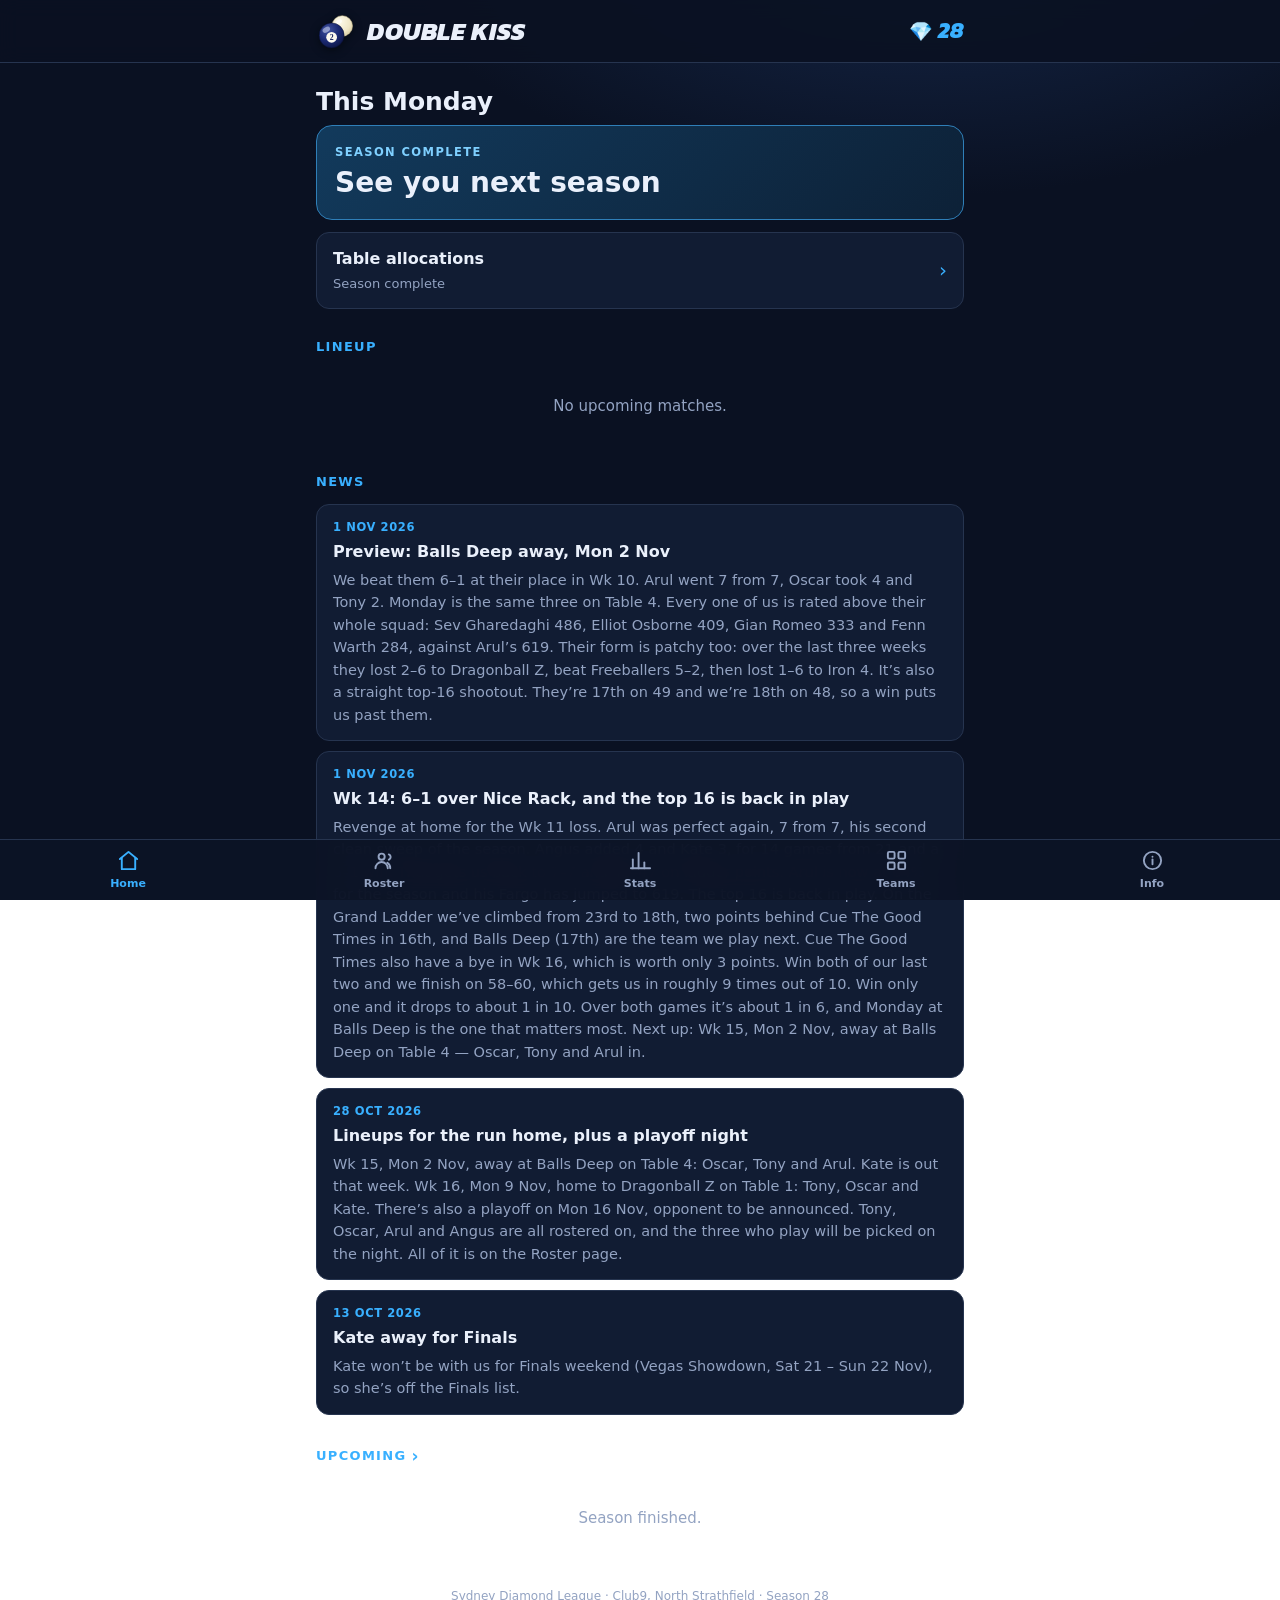
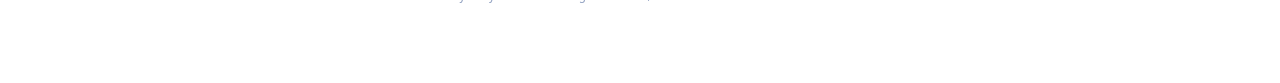
<file: index.html>
<!DOCTYPE html>
<html lang="en-AU">
<head>
<meta charset="UTF-8">
<meta name="viewport" content="width=device-width,initial-scale=1,viewport-fit=cover">
<title>Double Kiss</title>
<link rel="stylesheet" href="styles.css?v=36">
<link rel="icon" type="image/svg+xml" href="favicon.svg?v=22">
<link rel="apple-touch-icon" href="apple-touch-icon.png?v=22">
<link rel="manifest" href="manifest.json?v=22">
<meta name="theme-color" content="#0a1122">
<meta name="apple-mobile-web-app-capable" content="yes">
<meta name="apple-mobile-web-app-status-bar-style" content="black-translucent">
<meta name="apple-mobile-web-app-title" content="Double Kiss">
</head>
<body data-page="home">
<div class="wrap">
  <h1>This Monday</h1>

  <div class="next" id="next"></div>

  <a class="btn" id="tablesbtn" href="tables.html" style="margin-top:12px">
    <span><b>Table allocations</b><small id="tablesbtnsub">Which tables every team's on this week</small></span>
    <span class="arw" aria-hidden="true">›</span>
  </a>

  <h2 id="whoHdr">Who's available</h2>
  <div class="who" id="who"></div>

  <h2>News</h2>
  <div class="news" id="news"></div>

  <h2><a class="h2link" href="roster.html">Upcoming <span class="arw" aria-hidden="true">›</span></a></h2>
  <div class="uplist" id="upcoming"></div>

  <footer>Sydney Diamond League · Club9, North Strathfield · Season 28</footer>
</div>

<script src="data.js?v=36"></script>
<script src="app.js?v=36"></script>
<script>
(function () {
  const D = DK, esc = s => String(s).replace(/[&<>]/g, c => ({ '&':'&amp;','<':'&lt;','>':'&gt;' }[c]));

  // next fixture (may be a bye)
  const ni = D.nextIndex();
  const nextEl = document.getElementById("next");
  if (ni === -1) {
    nextEl.innerHTML = '<div class="lbl">Season complete</div><div class="op">See you next season</div>';
  } else {
    const f = D.fixtures[ni];
    if (f.ha === "Bye") {
      nextEl.innerHTML = '<div class="lbl">Round ' + f.wk + ' · ' + f.date.replace("Mon ", "") + '</div>' +
        '<div class="op">Bye week</div><div class="meta">No match this week</div>';
    } else if (f.ha === "Playoff") {
      nextEl.innerHTML = '<div class="lbl">' + esc(f.date) + '</div>' +
        '<div class="op">Playoff</div>' +
        '<div class="meta">Opponent TBA · ' + esc(D.VENUE) + ' · team picked on the night</div>' +
        '<span class="ha tag finals">PLAYOFF</span>';
    } else if (f.ha === "Finals") {
      nextEl.innerHTML = '<div class="lbl">' + esc(f.date) + '</div>' +
        '<div class="op">Finals</div>' +
        '<div class="meta">' + esc(f.op.replace("Finals — ", "")) + ' · Top 16 · ' + esc(D.VENUE) + '</div>' +
        '<span class="ha tag finals">FINALS</span>';
    } else {
      nextEl.innerHTML = '<div class="lbl">Round ' + f.wk + ' · ' + f.date + '</div>' +
        '<div class="op">vs ' + D.teamLink(f.op) + '</div>' +
        '<div class="meta">Table ' + f.tbl + ' · ' + esc(D.VENUE) + ' · 7pm</div>' +
        '<span class="ha tag ' + f.ha.toLowerCase() + '">' + f.ha.toUpperCase() + '</span>';
    }
  }

  // lineup for the next actual match
  const mi = D.nextMatchIndex();
  const whoHdr = document.getElementById("whoHdr");
  const who = document.getElementById("who");
  const roleOf = {}, ratingOf = {}; D.roster.forEach(p => { roleOf[p.name] = p.role; ratingOf[p.name] = p.r; });
  if (mi === -1) {
    whoHdr.textContent = "Lineup";
    who.innerHTML = '<div class="empty">No upcoming matches.</div>';
  } else {
    const f = D.fixtures[mi], rostered = f.lineup.length, shortNight = rostered < 3;
    whoHdr.textContent = "Lineup · Wk " + f.wk + " vs " + f.op;
    let rows = f.lineup.map(name => '<div class="row"' + D.cardAttr(name.replace(/ \(sub\)$/, "")) + '><div class="nm">' + esc(name) + '</div>' +
      (ratingOf[name] != null ? '<div class="fargo">(' + ratingOf[name] + ')</div>' : '') + '</div>').join("");
    if (shortNight) rows += '<div class="row out"><div><div class="nm">Fill-in needed</div><div class="rl">' +
      (3 - rostered) + ' more</div></div><div class="st out">TBC</div></div>';
    who.innerHTML = rows;
  }

  // news — sub-needed alerts first, from live lineup data
  const alerts = ni === -1 ? "" : D.fixtures.filter((f, i) =>
    i >= ni && D.isMatch(f) && f.lineup.length < 3).map(f =>
    '<div class="fitbanner short">We need a sub — Wk ' + f.wk + ' (' + f.date +
    ') vs ' + esc(f.op) + ': only ' + f.lineup.length + ' rostered.</div>').join("");
  document.getElementById("news").innerHTML = alerts + D.news.map(n =>
    '<div class="item"><div class="d">' + esc(n.date) + '</div><div class="t">' + esc(n.title) +
    '</div><div class="b">' + esc(n.body) + '</div></div>').join("");

  // upcoming (next 5, byes included)
  const up = document.getElementById("upcoming");
  if (ni === -1) { up.innerHTML = '<div class="empty">Season finished.</div>'; }
  else {
    up.innerHTML = D.fixtures.slice(ni, ni + 5).map(f => {
      const parts = f.date.split(" ").slice(-2);   // ["20","Jul"] — weekday-agnostic
      const cal = '<div class="cal"><span class="mon">' + esc(parts[1] || "") + '</span>' +
        '<span class="day">' + esc(parts[0] || "") + '</span></div>';
      if (f.ha === "Bye") {
        return '<div class="up bye">' + cal + '<div class="upmain"><div class="upt">Bye week</div>' +
          '<div class="ups">Week ' + f.wk + '</div></div></div>';
      }
      if (f.ha === "Playoff") {
        return '<div class="up finals">' + cal + '<div class="upmain"><div class="upt">Playoff</div>' +
          '<div class="ups">' + esc(f.date) + ' · opponent TBA</div></div></div>';
      }
      if (f.ha === "Finals") {
        return '<div class="up finals">' + cal + '<div class="upmain"><div class="upt">Finals</div>' +
          '<div class="ups">' + esc(f.date) + ' · Top 16</div></div></div>';
      }
      const ha = f.ha === "Home" ? "(H)" : "(A)";
      return '<div class="up">' + cal + '<div class="upmain">' +
        '<div class="upt">vs ' + D.teamLink(f.op) + ' ' + ha + '</div>' +
        '<div class="ups">Week ' + f.wk + ' · Table ' + f.tbl + '</div></div></div>';
    }).join("");
  }

  // table-allocations link subtitle → current round
  const tb = document.getElementById("tablesbtnsub");
  if (tb) {
    if (ni === -1) tb.textContent = "Season complete";
    else {
      const ff = D.fixtures[ni];
      tb.textContent = D.isMatch(ff)
        ? ("Round " + ff.wk + " · " + ff.date.replace("Mon ", "") + " — where every team's playing")
        : "The weekly table draw for every team";
    }
  }
})();
</script>
</body>
</html>
</file>
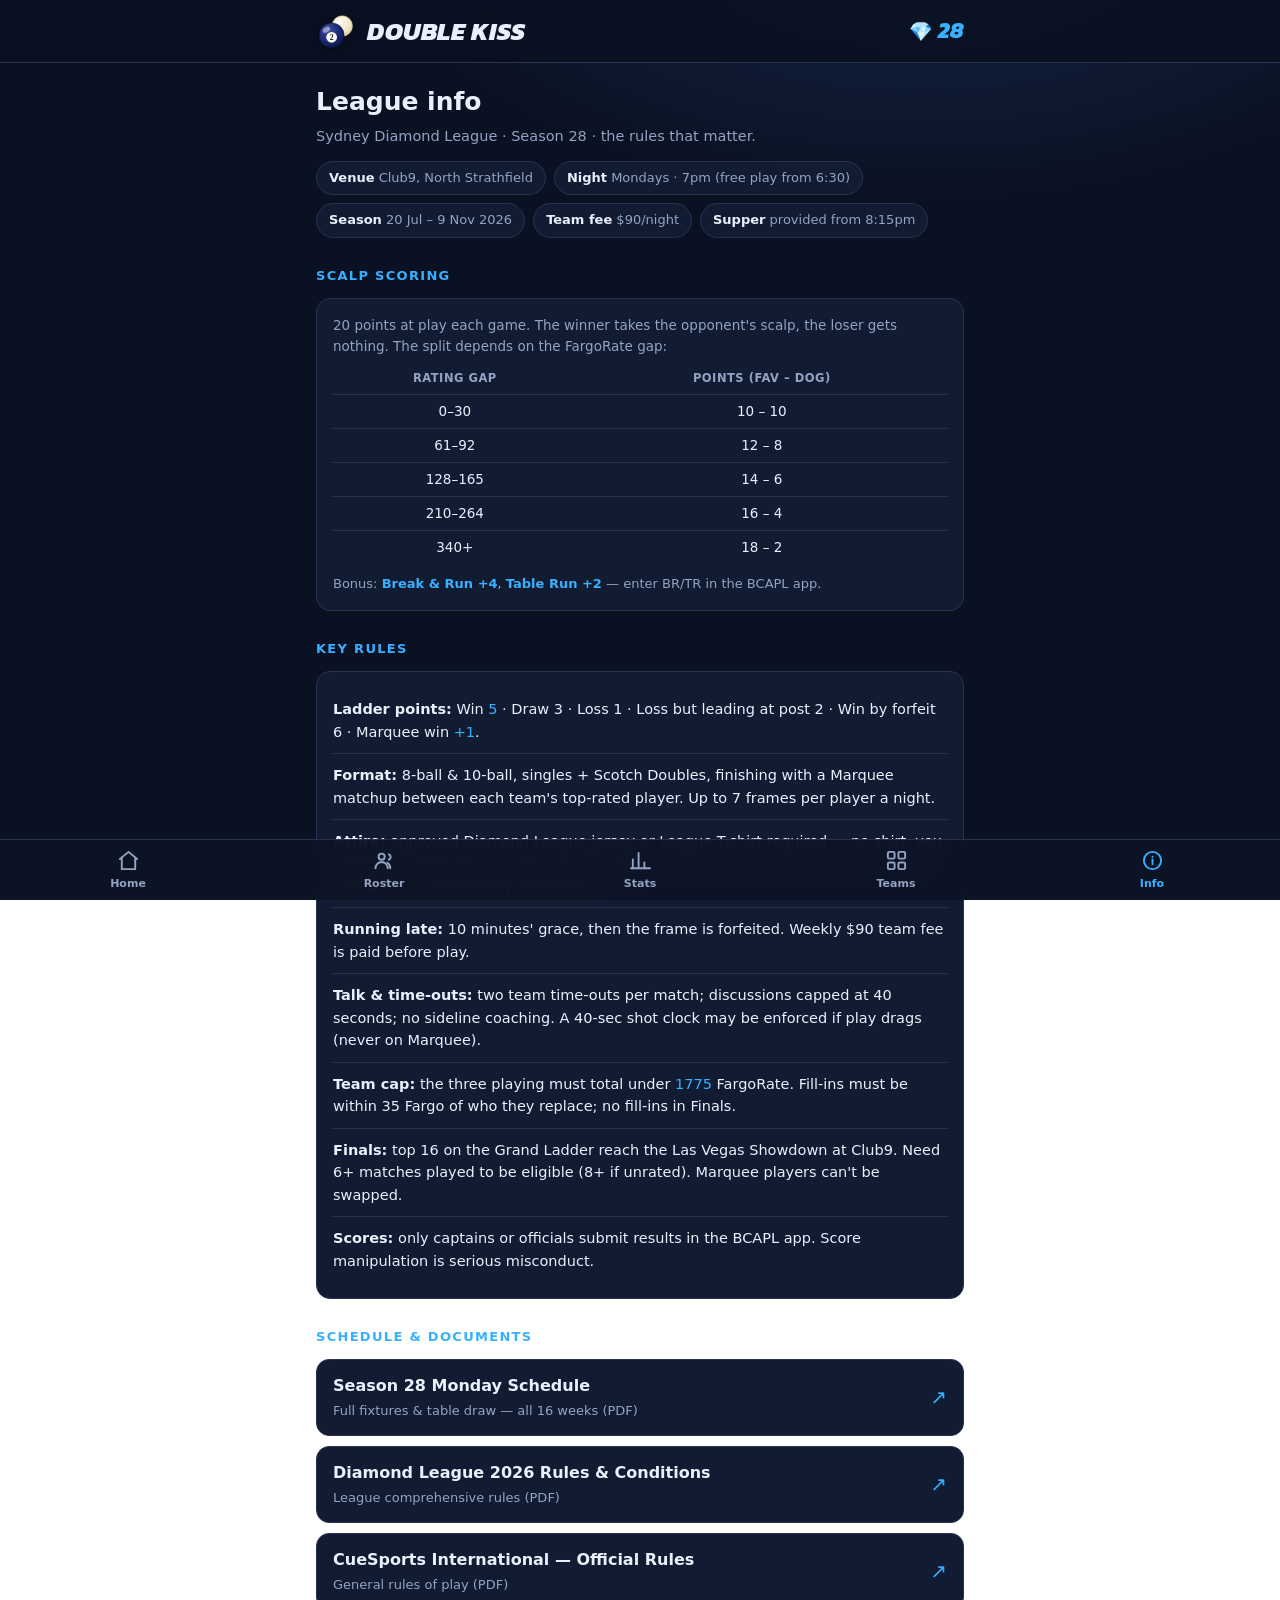
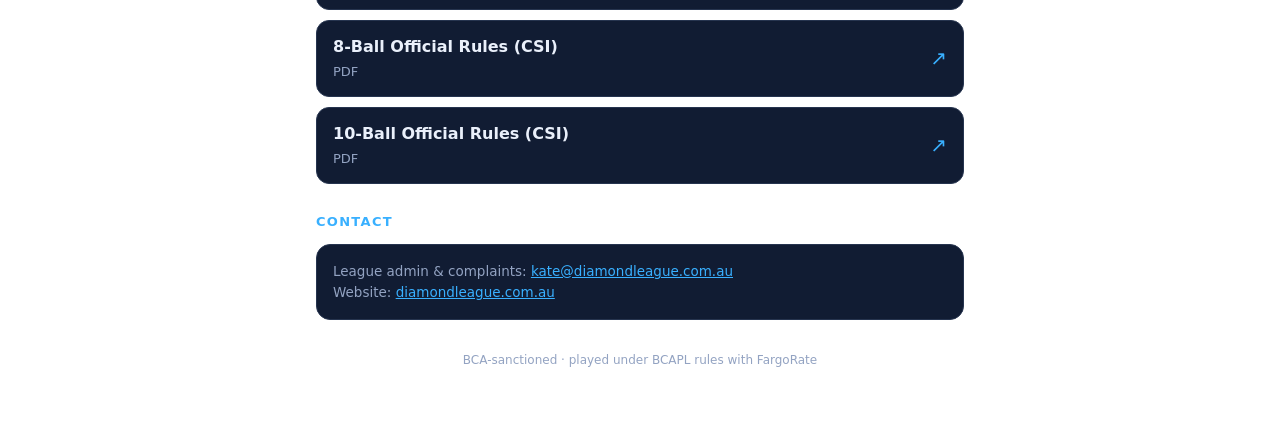
<file: info.html>
<!DOCTYPE html>
<html lang="en-AU">
<head>
<meta charset="UTF-8">
<meta name="viewport" content="width=device-width,initial-scale=1,viewport-fit=cover">
<title>League Info · Double Kiss</title>
<link rel="stylesheet" href="styles.css?v=36">
<link rel="icon" type="image/svg+xml" href="favicon.svg?v=22">
<link rel="apple-touch-icon" href="apple-touch-icon.png?v=22">
<link rel="manifest" href="manifest.json?v=22">
<meta name="theme-color" content="#0a1122">
<meta name="apple-mobile-web-app-capable" content="yes">
<meta name="apple-mobile-web-app-status-bar-style" content="black-translucent">
<meta name="apple-mobile-web-app-title" content="Double Kiss">
</head>
<body data-page="info">
<div class="wrap">
  <h1>League info</h1>
  <div class="sub">Sydney Diamond League · Season 28 · the rules that matter.</div>

  <div class="pillrow">
    <span class="pill"><b>Venue</b> Club9, North Strathfield</span>
    <span class="pill"><b>Night</b> Mondays · 7pm (free play from 6:30)</span>
    <span class="pill"><b>Season</b> 20 Jul – 9 Nov 2026</span>
    <span class="pill"><b>Team fee</b> $90/night</span>
    <span class="pill"><b>Supper</b> provided from 8:15pm</span>
  </div>

  <h2>Scalp scoring</h2>
  <div class="card">
    <p style="margin:0 0 8px;font-size:13.5px;color:var(--muted)">20 points at play each game. The winner takes the opponent's scalp, the loser gets nothing. The split depends on the FargoRate gap:</p>
    <table class="scalp">
      <tr><th>Rating gap</th><th>Points (fav – dog)</th></tr>
      <tr><td>0–30</td><td>10 – 10</td></tr>
      <tr><td>61–92</td><td>12 – 8</td></tr>
      <tr><td>128–165</td><td>14 – 6</td></tr>
      <tr><td>210–264</td><td>16 – 4</td></tr>
      <tr><td>340+</td><td>18 – 2</td></tr>
    </table>
    <p style="margin:10px 0 0;font-size:13px;color:var(--muted)">Bonus: <b class="k">Break &amp; Run +4</b>, <b class="k">Table Run +2</b> — enter BR/TR in the BCAPL app.</p>
  </div>

  <h2>Key rules</h2>
  <div class="card">
    <ul class="rules">
      <li><b>Ladder points:</b> Win <span class="k">5</span> · Draw 3 · Loss 1 · Loss but leading at post 2 · Win by forfeit 6 · Marquee win <span class="k">+1</span>.</li>
      <li><b>Format:</b> 8-ball &amp; 10-ball, singles + Scotch Doubles, finishing with a Marquee matchup between each team's top-rated player. Up to 7 frames per player a night.</li>
      <li><b>Attire:</b> approved Diamond League jersey or League T-shirt required — no shirt, you forfeit your 10-ball game. Brand-new players who don't own one yet are the only exception, and must buy one ASAP.</li>
      <li><b>Running late:</b> 10 minutes' grace, then the frame is forfeited. Weekly $90 team fee is paid before play.</li>
      <li><b>Talk &amp; time-outs:</b> two team time-outs per match; discussions capped at 40 seconds; no sideline coaching. A 40-sec shot clock may be enforced if play drags (never on Marquee).</li>
      <li><b>Team cap:</b> the three playing must total under <span class="k">1775</span> FargoRate. Fill-ins must be within 35 Fargo of who they replace; no fill-ins in Finals.</li>
      <li><b>Finals:</b> top 16 on the Grand Ladder reach the Las Vegas Showdown at Club9. Need 6+ matches played to be eligible (8+ if unrated). Marquee players can't be swapped.</li>
      <li><b>Scores:</b> only captains or officials submit results in the BCAPL app. Score manipulation is serious misconduct.</li>
    </ul>
  </div>

  <h2>Schedule &amp; documents</h2>
  <div class="linkrow">
    <a class="btn" href="Monday-Schedule-S28.pdf?v=22" target="_blank" rel="noopener"><span><b>Season 28 Monday Schedule</b><small>Full fixtures &amp; table draw — all 16 weeks (PDF)</small></span><span class="arw">↗</span></a>
    <a class="btn" href="https://www.diamondleague.com.au/wp-content/uploads/2025/07/dl-comprehensive-rules-2026-v6.pdf" target="_blank" rel="noopener"><span><b>Diamond League 2026 Rules &amp; Conditions</b><small>League comprehensive rules (PDF)</small></span><span class="arw">↗</span></a>
    <a class="btn" href="https://www.diamondleague.com.au/wp-content/uploads/2025/07/official_rules_of_csi__03112025.pdf" target="_blank" rel="noopener"><span><b>CueSports International — Official Rules</b><small>General rules of play (PDF)</small></span><span class="arw">↗</span></a>
    <a class="btn" href="https://www.diamondleague.com.au/wp-content/uploads/2022/02/8-Ball-Official-Rules-of-CueSports-International.pdf" target="_blank" rel="noopener"><span><b>8-Ball Official Rules (CSI)</b><small>PDF</small></span><span class="arw">↗</span></a>
    <a class="btn" href="https://www.diamondleague.com.au/wp-content/uploads/2022/02/10-Ball-Official-Rules-of-CueSports-International.pdf" target="_blank" rel="noopener"><span><b>10-Ball Official Rules (CSI)</b><small>PDF</small></span><span class="arw">↗</span></a>
  </div>

  <h2>Contact</h2>
  <div class="card">
    <p style="margin:0;font-size:13.5px;color:var(--muted)">League admin &amp; complaints: <a href="mailto:kate@diamondleague.com.au">kate@diamondleague.com.au</a><br>
    Website: <a href="https://www.diamondleague.com.au/">diamondleague.com.au</a></p>
  </div>

  <footer>BCA-sanctioned · played under BCAPL rules with FargoRate</footer>
</div>

<script src="data.js?v=36"></script>
<script src="app.js?v=36"></script>
</body>
</html>
</file>
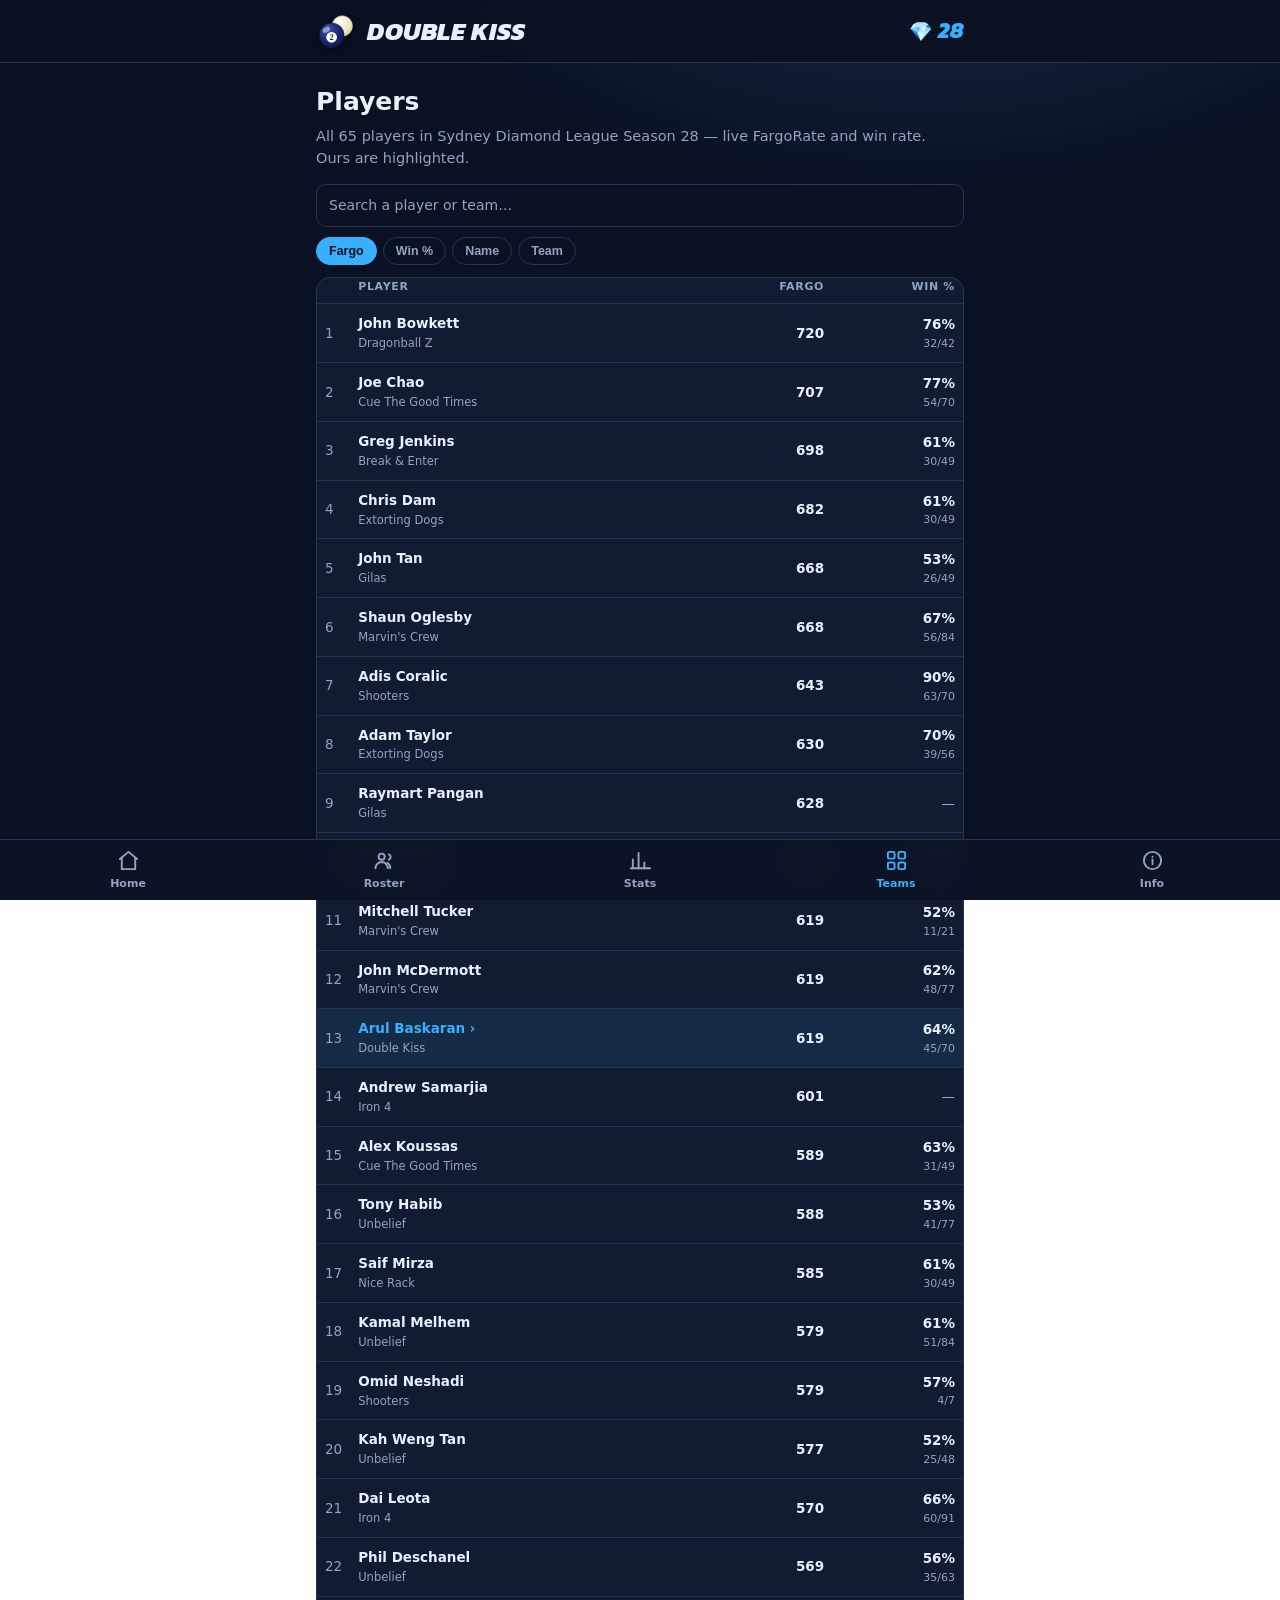
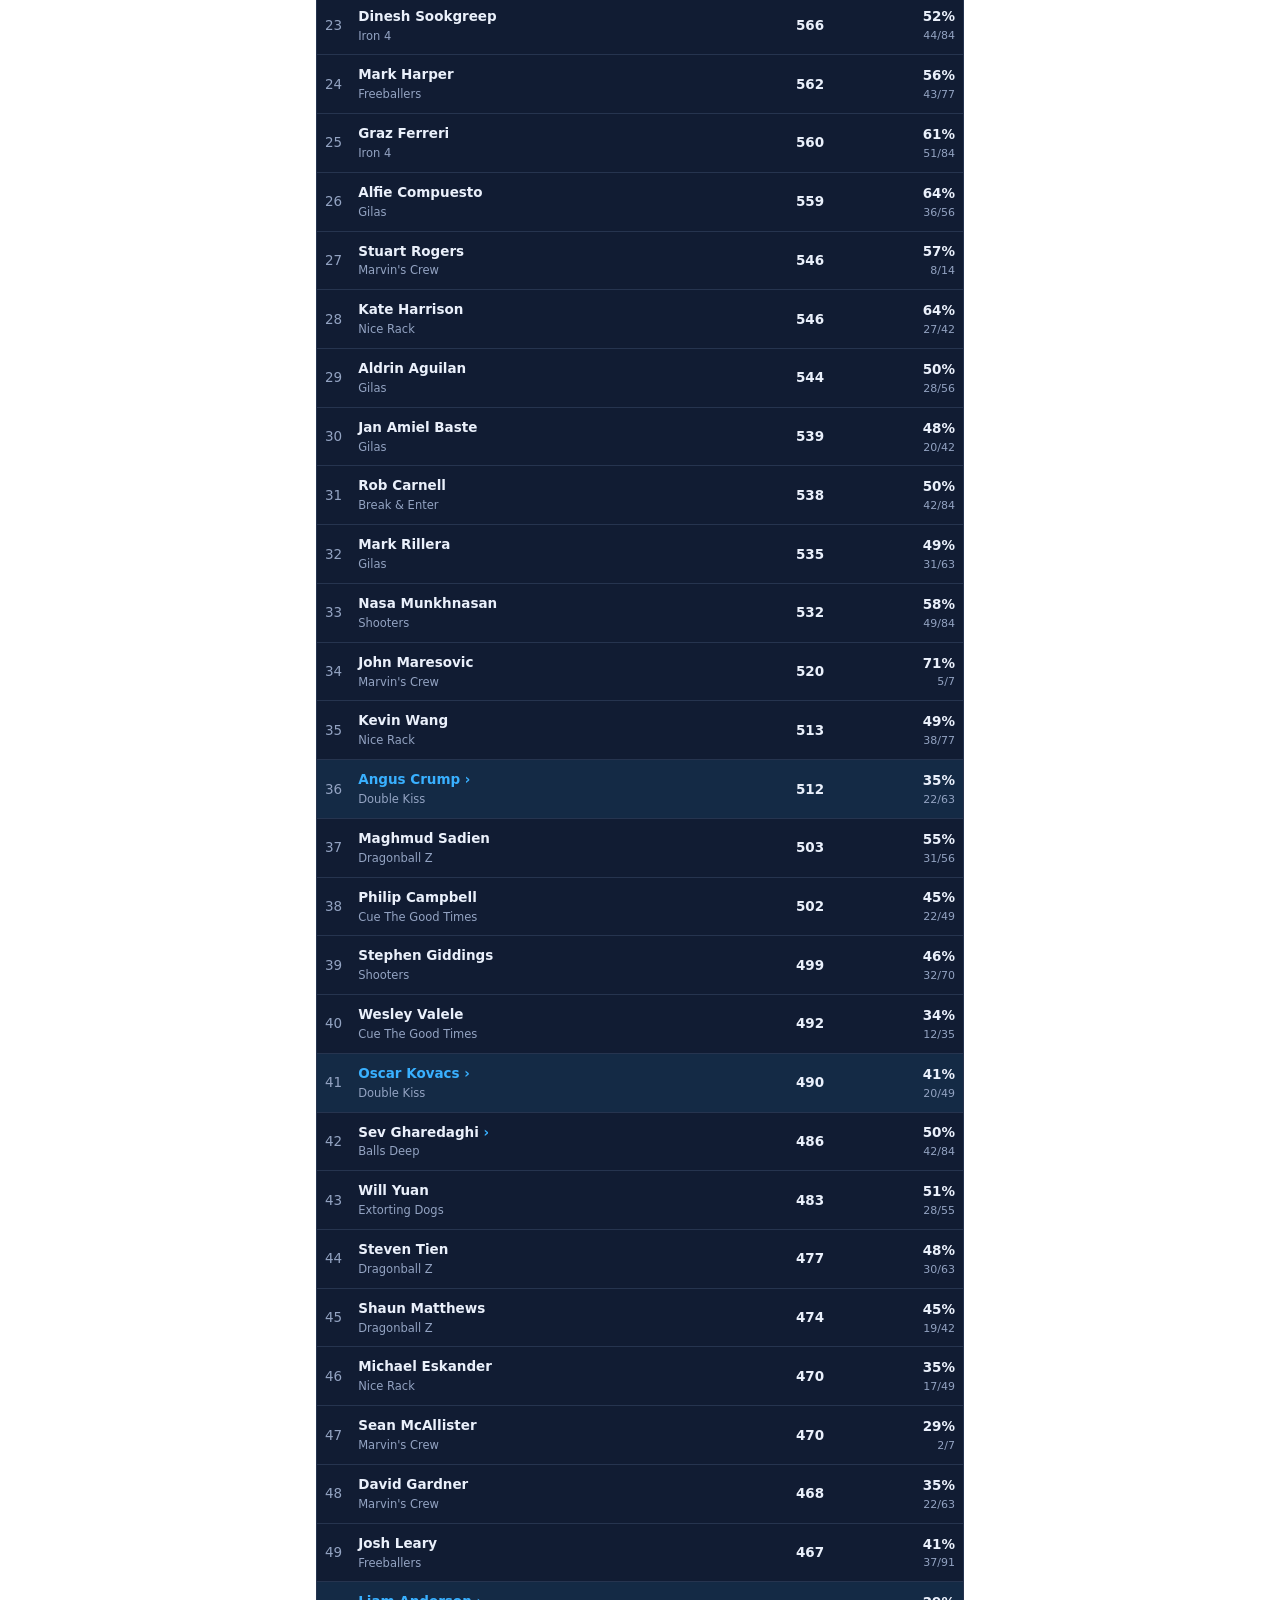
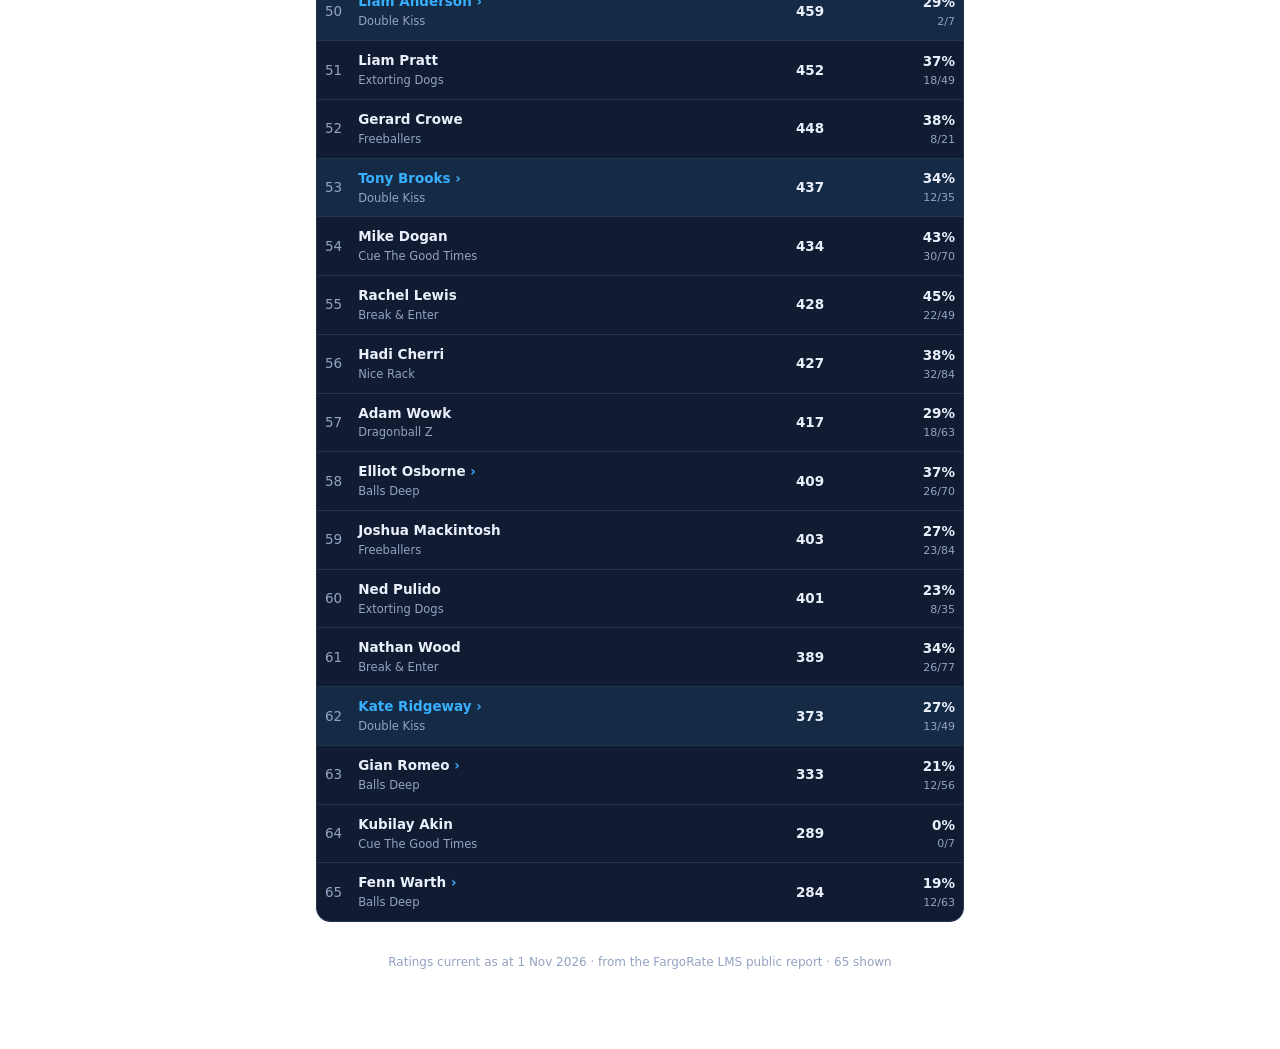
<file: players.html>
<!DOCTYPE html>
<html lang="en-AU">
<head>
<meta charset="UTF-8">
<meta name="viewport" content="width=device-width,initial-scale=1,viewport-fit=cover">
<title>Players · Double Kiss</title>
<link rel="stylesheet" href="styles.css?v=36">
<link rel="icon" type="image/svg+xml" href="favicon.svg?v=22">
<link rel="apple-touch-icon" href="apple-touch-icon.png?v=22">
<link rel="manifest" href="manifest.json?v=22">
<meta name="theme-color" content="#0a1122">
<meta name="apple-mobile-web-app-capable" content="yes">
<meta name="apple-mobile-web-app-status-bar-style" content="black-translucent">
<meta name="apple-mobile-web-app-title" content="Double Kiss">
<style>
  .ptools{display:flex;gap:8px;margin:12px 0 10px}
  .ptools input{flex:1;min-width:0;background:var(--card);border:1px solid var(--line);color:var(--ink);
    border-radius:10px;padding:10px 12px;font:inherit;font-size:14px}
  .ptools input::placeholder{color:var(--muted)}
  .segs{display:flex;gap:6px;margin-bottom:12px;flex-wrap:wrap}
  .seg{background:var(--card);border:1px solid var(--line);color:var(--muted);border-radius:999px;
    padding:6px 12px;font-size:12.5px;font-weight:600;cursor:pointer}
  .seg.on{background:var(--accent);border-color:var(--accent);color:#04101f}
  table.pl{width:100%;border-collapse:collapse;font-size:13.5px}
  table.pl th{text-align:left;font-size:11px;text-transform:uppercase;letter-spacing:.06em;
    color:var(--muted);font-weight:700;padding:0 8px 8px}
  table.pl td{padding:9px 8px;border-top:1px solid var(--line);vertical-align:middle}
  table.pl tr.us td{background:rgba(56,189,248,.09)}
  table.pl tr.us .nm{color:var(--accent)}
  .rk{color:var(--muted);font-variant-numeric:tabular-nums;width:26px}
  .nm{font-weight:600}
  .tm{font-size:11.5px;color:var(--muted);margin-top:1px}
  .fg{font-variant-numeric:tabular-nums;font-weight:700;text-align:right}
  .wpc{text-align:right;font-variant-numeric:tabular-nums;font-weight:600}
  .wpc small{display:block;font-weight:500;font-size:11px;color:var(--muted)}
  .dim{color:var(--muted);font-weight:500}
</style>
</head>
<body data-page="teams">
<div class="wrap">
  <h1>Players</h1>
  <div class="sub" id="sub">Every player in the division, live FargoRate and win rate. Ours are highlighted.</div>

  <div class="ptools"><input id="q" type="search" placeholder="Search a player or team…" autocomplete="off"></div>
  <div class="segs">
    <button class="seg on" data-sort="r">Fargo</button>
    <button class="seg" data-sort="wp">Win %</button>
    <button class="seg" data-sort="name">Name</button>
    <button class="seg" data-sort="team">Team</button>
  </div>

  <div class="tablewrap"><table class="pl">
    <thead><tr><th></th><th>Player</th><th style="text-align:right">Fargo</th><th style="text-align:right">Win %</th></tr></thead>
    <tbody id="rows"></tbody>
  </table></div>

  <footer id="foot"></footer>
</div>

<script src="data.js?v=36"></script>
<script src="app.js?v=36"></script>
<script>
(function () {
  const D = DK, esc = s => String(s).replace(/[&<>]/g, c => ({ '&':'&amp;','<':'&lt;','>':'&gt;' }[c]));
  const all = D.divisionPlayers || [];
  const ourTeam = (D.teams.find(t => t.us) || {}).name || "Double Kiss";
  let sort = "r", q = "";

  document.getElementById("sub").textContent =
    "All " + all.length + " players in " + D.LEAGUE + " " + D.SEASON + " — live FargoRate and win rate. Ours are highlighted.";

  function sorted(list) {
    const c = [...list];
    if (sort === "r")    c.sort((a, b) => b.r - a.r);
    if (sort === "name") c.sort((a, b) => a.name.localeCompare(b.name));
    if (sort === "team") c.sort((a, b) => a.team.localeCompare(b.team) || b.r - a.r);
    if (sort === "wp")   c.sort((a, b) => (b.wp == null ? -1 : b.wp) - (a.wp == null ? -1 : a.wp) || b.r - a.r);
    return c;
  }

  function draw() {
    const ql = q.trim().toLowerCase();
    const list = sorted(all).filter(p =>
      !ql || p.name.toLowerCase().includes(ql) || p.team.toLowerCase().includes(ql));
    document.getElementById("rows").innerHTML = list.map((p, i) => {
      const us = p.team === ourTeam;
      const wp = p.wp == null
        ? '<span class="dim">—</span>'
        : p.wp + '%<small>' + p.gw + '/' + p.gp + '</small>';
      return '<tr class="' + (us ? "us" : "") + '"' + D.cardAttr(p.name) + '>' +
        '<td class="rk">' + (sort === "r" ? (i + 1) : "") + '</td>' +
        '<td><div class="nm">' + esc(p.name) + '</div><div class="tm">' + esc(p.team) + '</div></td>' +
        '<td class="fg">' + p.r + '</td>' +
        '<td class="wpc">' + wp + '</td></tr>';
    }).join("") || '<tr><td colspan="4" class="empty" style="padding:18px">No players match that.</td></tr>';
    document.getElementById("foot").textContent =
      "Ratings current as at " + D.FARGO_ASOF + " · from the FargoRate LMS public report · " +
      list.length + " shown";
  }

  document.getElementById("q").addEventListener("input", e => { q = e.target.value; draw(); });
  document.querySelectorAll(".seg").forEach(b => b.addEventListener("click", () => {
    document.querySelectorAll(".seg").forEach(x => x.classList.remove("on"));
    b.classList.add("on"); sort = b.dataset.sort; draw();
  }));
  draw();
})();
</script>
</body>
</html>
</file>
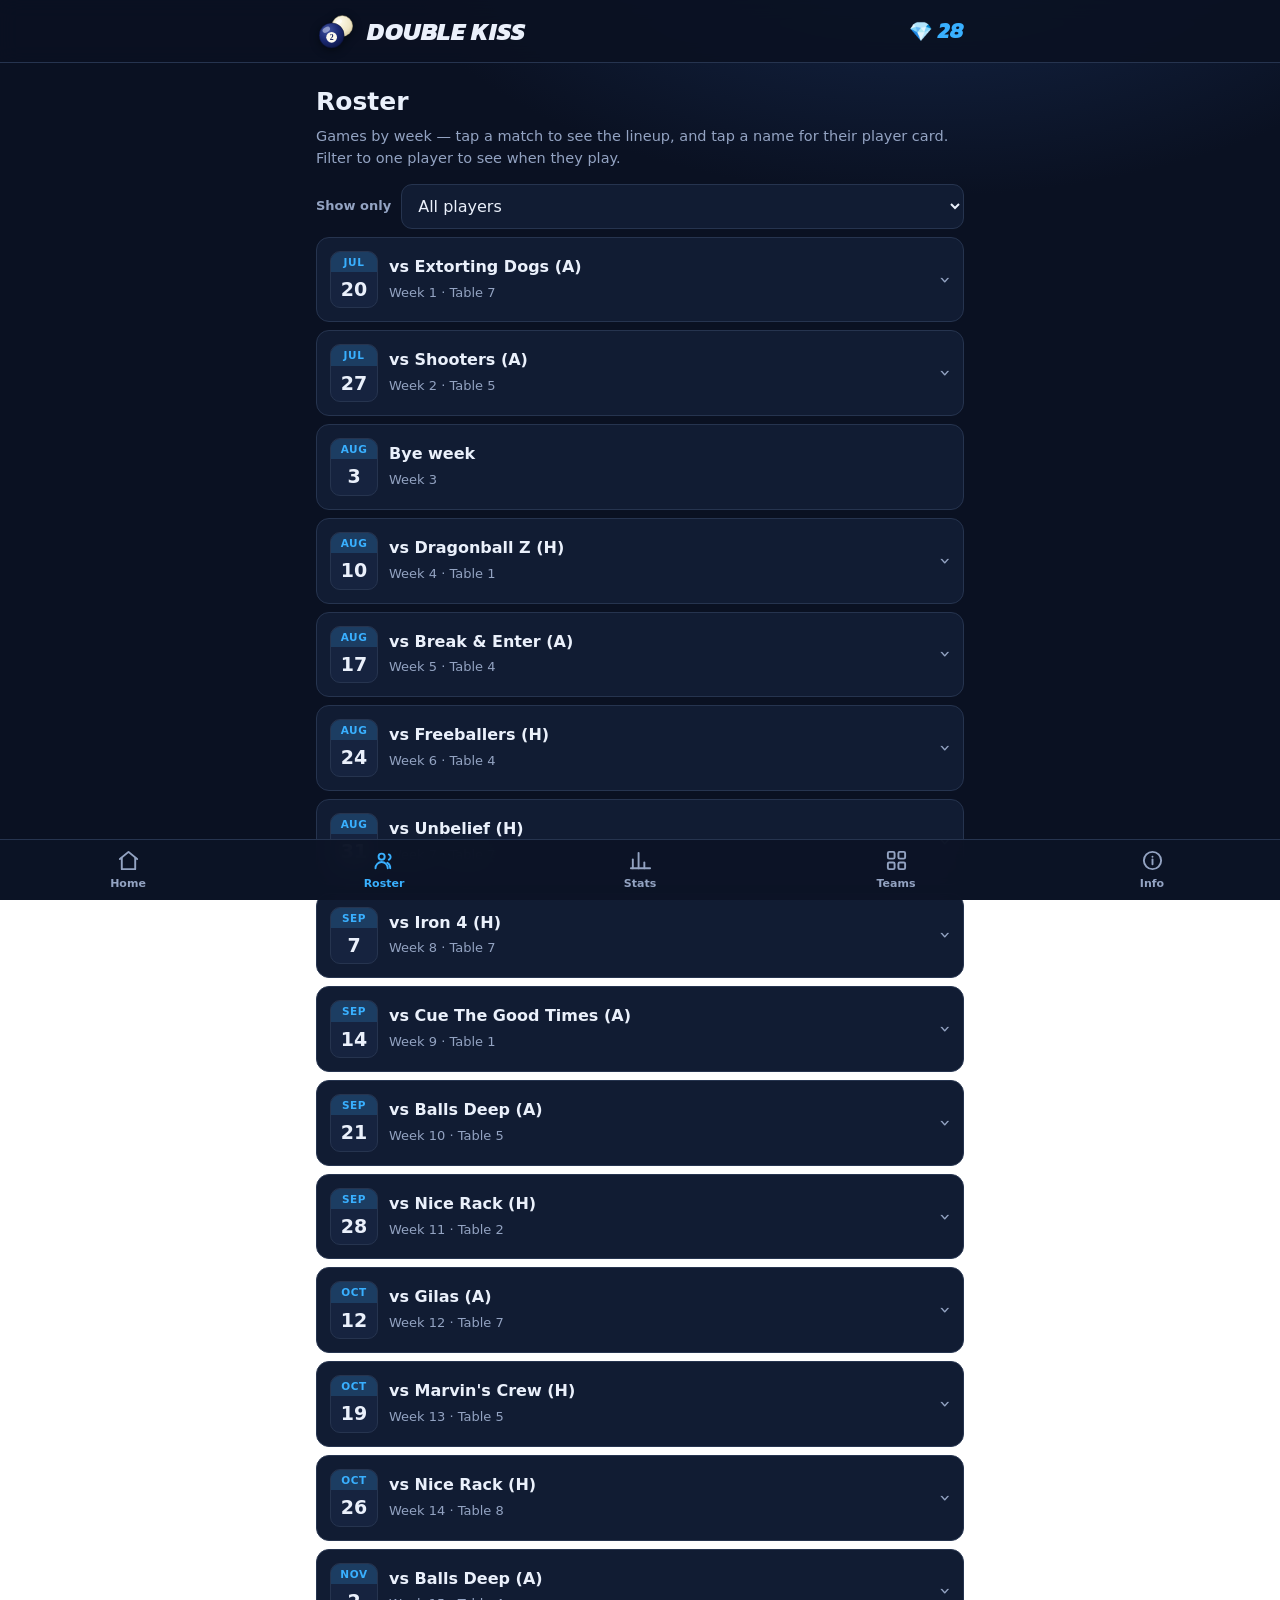
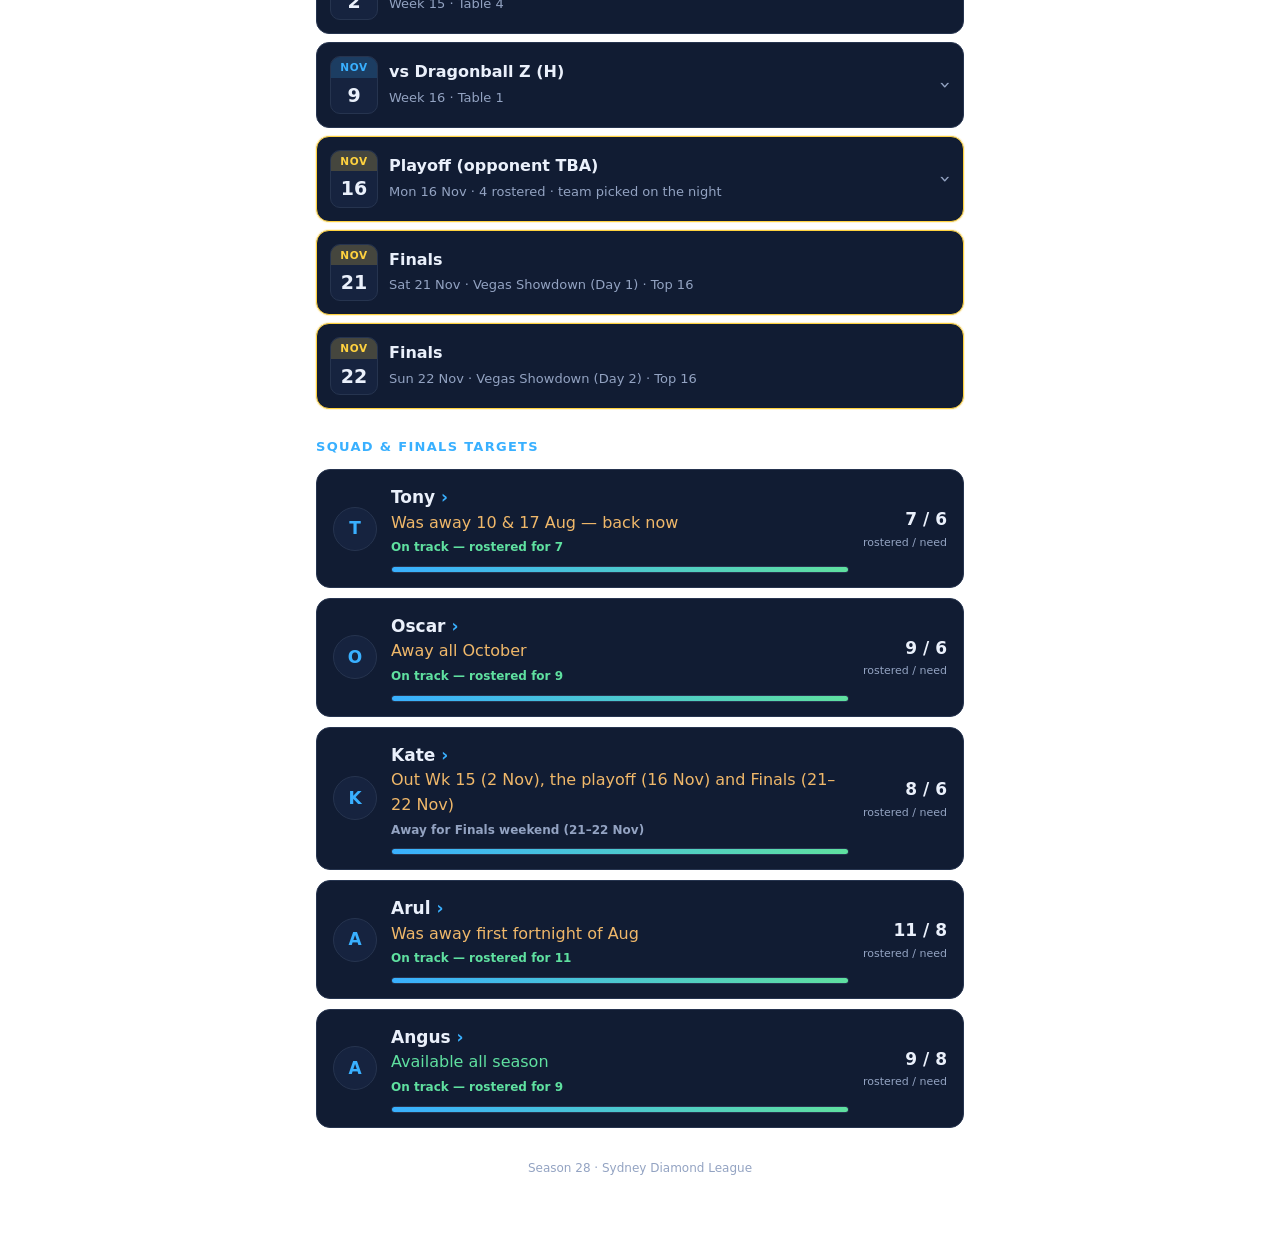
<file: roster.html>
<!DOCTYPE html>
<html lang="en-AU">
<head>
<meta charset="UTF-8">
<meta name="viewport" content="width=device-width,initial-scale=1,viewport-fit=cover">
<title>Roster · Double Kiss</title>
<link rel="stylesheet" href="styles.css?v=36">
<link rel="icon" type="image/svg+xml" href="favicon.svg?v=22">
<link rel="apple-touch-icon" href="apple-touch-icon.png?v=22">
<link rel="manifest" href="manifest.json?v=22">
<meta name="theme-color" content="#0a1122">
<meta name="apple-mobile-web-app-capable" content="yes">
<meta name="apple-mobile-web-app-status-bar-style" content="black-translucent">
<meta name="apple-mobile-web-app-title" content="Double Kiss">
</head>
<body data-page="roster">
<div class="wrap">
  <h1>Roster</h1>
  <div class="sub">Games by week — tap a match to see the lineup, and tap a name for their player card. Filter to one player to see when they play.</div>

  <div class="filterbar">
    <label for="filter">Show only</label>
    <select id="filter"><option value="">All players</option></select>
  </div>
  <div class="filterinfo" id="filterinfo"></div>

  <div class="games" id="games"></div>

  <h2>Squad &amp; finals targets</h2>
  <div class="rlist" id="squad"></div>

  <footer>Season 28 · Sydney Diamond League</footer>
</div>

<script src="data.js?v=36"></script>
<script src="app.js?v=36"></script>
<script>
(function () {
  const D = DK, esc = s => String(s).replace(/[&<>]/g, c => ({ '&':'&amp;','<':'&lt;','>':'&gt;' }[c]));
  const mi = D.nextMatchIndex();

  // filter options
  const sel = document.getElementById("filter");
  D.roster.forEach(p => { const o = document.createElement("option"); o.value = p.name; o.textContent = p.name; sel.appendChild(o); });

  // role lookup
  const roleOf = {}; D.roster.forEach(p => roleOf[p.name] = p.role);

  // build accordion of games
  const gwrap = document.getElementById("games");
  D.fixtures.forEach((f, idx) => {
    const isBye = f.ha === "Bye";
    const isFinals = f.ha === "Finals";
    const isPlayoff = f.ha === "Playoff";
    const isSpecial = isBye || isFinals;
    const rostered = f.lineup.length;
    const shortNight = !isSpecial && !isPlayoff && rostered < 3;
    const g = document.createElement("div");
    g.className = "game" + (idx === mi ? " next" : "") + (isFinals || isPlayoff ? " finals" : "");
    g.dataset.wk = f.wk;

    const parts = f.date.split(" ").slice(-2);   // ["20","Jul"] — weekday-agnostic
    const cal = '<div class="cal"><span class="mon">' + esc(parts[1] || "") + '</span>' +
      '<span class="day">' + esc(parts[0] || "") + '</span></div>';
    let title, sub, fitCls = "";
    if (isBye) {
      title = "Bye week"; sub = "Week " + f.wk;
    } else if (isFinals) {
      title = "Finals"; sub = esc(f.date) + " · " + esc(f.op.replace("Finals — ", "")) + " · Top 16";
    } else if (isPlayoff) {
      title = "Playoff (opponent TBA)"; sub = esc(f.date) + " · " + rostered + " rostered · team picked on the night";
    } else {
      const ha = f.ha === "Home" ? "(H)" : "(A)";
      title = "vs " + esc(f.op) + " " + ha;
      fitCls = shortNight ? "short" : "";
      sub = "Week " + f.wk + " · Table " + f.tbl + (shortNight ? " · fill-in needed" : "");
    }
    const headInner = cal + '<span class="gmain"><b>' + title + '</b><small class="' + fitCls + '">' + sub + '</small></span>';
    const head = isSpecial
      ? '<div class="ghead flat">' + headInner + '</div>'
      : '<button class="ghead" type="button" aria-expanded="false">' + headInner + '<span class="chev" aria-hidden="true">›</span></button>';

    let body;
    if (isSpecial) {
      body = "";
    } else {
      const rows = f.lineup.map(name =>
        '<div class="row"' + D.cardAttr(name.replace(/ \(sub\)$/, "")) + '><div><div class="nm">' + esc(name) + '</div>' +
        '</div><div class="st in">' + (isPlayoff ? "Rostered" : "Playing") + '</div></div>').join("");
      const fillRow = shortNight
        ? '<div class="row out"><div><div class="nm">Fill-in needed</div><div class="rl">' +
          (3 - rostered) + ' more to field a legal team</div></div><div class="st out">TBC</div></div>'
        : "";
      const banner = shortNight
        ? '<div class="fitbanner short">Only ' + rostered + ' available this week — line up a fill-in or it\'s a forfeit risk.</div>'
        : "";
      const tl = isPlayoff ? '<div class="sub" style="margin-top:8px">Three of these four play — picked on the night.</div>' : D.teamHref(f.op) ? '<a class="tmlink" href="' + D.teamHref(f.op) + '">' + esc(f.op) + ' team page \u203a</a>' : "";
      body = '<div class="gbody">' + banner + '<div class="who">' + rows + fillRow + '</div>' + tl + '</div>';
    }
    g.innerHTML = head + body;
    gwrap.appendChild(g);
  });

  const setOpen = (g, open) => {
    g.classList.toggle("open", open);
    const b = g.querySelector("button.ghead");
    if (b) b.setAttribute("aria-expanded", String(open));
  };

  // deep link (?wk=N from Home) or open the next match by default
  const wkParam = new URLSearchParams(location.search).get("wk");
  const target = wkParam ? gwrap.querySelector('.game[data-wk="' + wkParam + '"]') : null;
  const openEl = (target && target.querySelector("button.ghead")) ? target : gwrap.querySelector(".game.next");
  if (openEl) {
    setOpen(openEl, true);
    if (target) requestAnimationFrame(() => openEl.scrollIntoView({ block: "start" }));
  }

  // accordion — only one open at a time; keep the tapped card in view
  gwrap.addEventListener("click", e => {
    const h = e.target.closest("button.ghead");
    if (!h) return;
    const g = h.parentElement;
    const wasOpen = g.classList.contains("open");
    gwrap.querySelectorAll(".game.open").forEach(x => setOpen(x, false));
    if (!wasOpen) {
      setOpen(g, true);
      requestAnimationFrame(() => g.scrollIntoView({ block: "nearest" }));
    }
  });

  // player filter — show weeks that player is rostered to play
  const info = document.getElementById("filterinfo");
  const totalMatches = D.fixtures.filter(D.isMatch).length;
  sel.addEventListener("change", () => {
    const name = sel.value;
    let shown = 0;
    gwrap.querySelectorAll(".game").forEach(g => {
      const f = D.fixture(+g.dataset.wk) || D.fixture(g.dataset.wk);
      const show = !name ? true : (!!f && f.lineup.includes(name));
      g.classList.toggle("hide", !show);
      if (show) shown++;
    });
    info.textContent = name ? (name + " is rostered for " + shown + " of the " + totalMatches + " matches.") : "";
  });

  // squad & finals targets
  document.getElementById("squad").innerHTML = D.roster.map(p => {
    const sched = D.scheduledGames(p), clear = p.out.length === 0;
    const leaveTxt = p.leave || (clear ? "Available all season" : "");
    const leaveStyle = clear ? "color:var(--home)" : "color:var(--away)";
    const pct = Math.min(100, Math.round(sched / p.target * 100));
    let cls, txt;
    if (!p.finals) { cls = "off"; txt = p.finalsNote || "Not contesting Finals"; }
    else if (sched >= p.target) { cls = "ok"; txt = "On track — rostered for " + sched; }
    else { cls = "warn"; txt = "Only rostered " + sched + " of " + p.target + " needed"; }
    return '<div class="rcard"' + D.cardAttr(p.name) + '><div class="av">' + esc(p.name.slice(0, 1)) + '</div>' +
      '<div class="mid"><div class="nm">' + esc(p.name) + '</div>' +
      '<div class="rl" style="' + leaveStyle + '">' + esc(leaveTxt) + '</div>' +
      '<div class="status ' + cls + '">' + txt + '</div>' +
      '<div class="bar"><span style="width:' + pct + '%"></span></div></div>' +
      '<div class="goal">' + sched + ' / ' + p.target + '<small>rostered / need</small></div></div>';
  }).join("");
})();
</script>
</body>
</html>
</file>
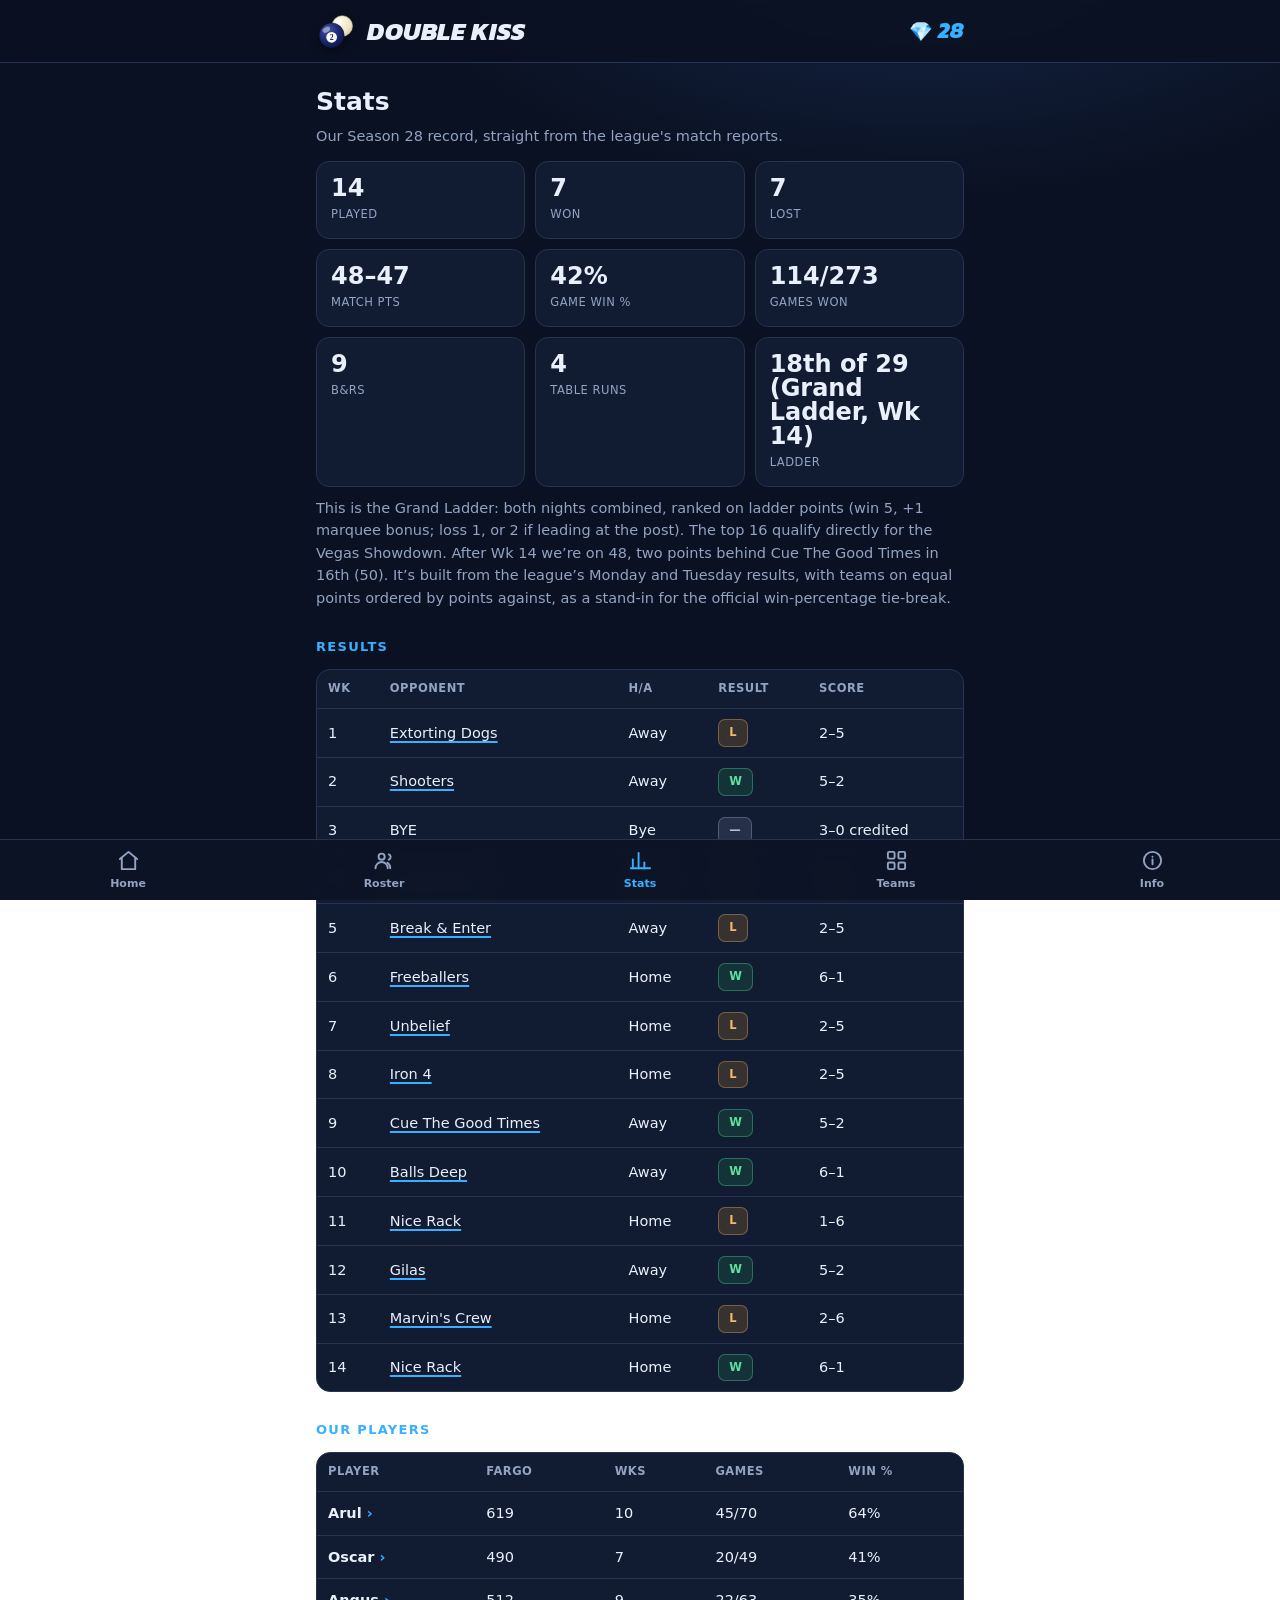
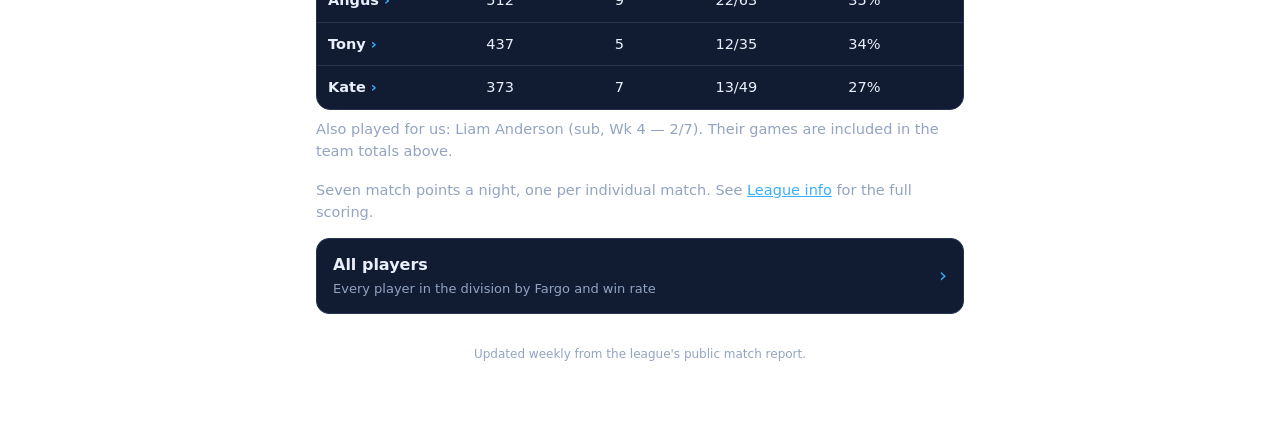
<file: stats.html>
<!DOCTYPE html>
<html lang="en-AU">
<head>
<meta charset="UTF-8">
<meta name="viewport" content="width=device-width,initial-scale=1,viewport-fit=cover">
<title>Stats · Double Kiss</title>
<link rel="stylesheet" href="styles.css?v=36">
<link rel="icon" type="image/svg+xml" href="favicon.svg?v=22">
<link rel="apple-touch-icon" href="apple-touch-icon.png?v=22">
<link rel="manifest" href="manifest.json?v=22">
<meta name="theme-color" content="#0a1122">
<meta name="apple-mobile-web-app-capable" content="yes">
<meta name="apple-mobile-web-app-status-bar-style" content="black-translucent">
<meta name="apple-mobile-web-app-title" content="Double Kiss">
</head>
<body data-page="stats">
<div class="wrap">
  <h1>Stats</h1>
  <div class="sub">Our Season 28 record, straight from the league's match reports.</div>

  <div id="emptyNote"></div>

  <div class="tiles" id="tiles"></div>

  <h2>Results</h2>
  <div id="results"></div>

  <h2>Our players</h2>
  <div id="players"></div>

  <p class="sub" style="margin-top:16px">Seven match points a night, one per individual match. See <a href="info.html">League info</a> for the full scoring.</p>

  <a class="btn" href="players.html" style="margin-top:12px">
    <span><b>All players</b><small>Every player in the division by Fargo and win rate</small></span>
    <span class="arw" aria-hidden="true">›</span>
  </a>

  <footer id="foot">Updated weekly from the league's public match report.</footer>
</div>

<script src="data.js?v=36"></script>
<script src="app.js?v=36"></script>
<script>
(function () {
  const D = DK, s = D.stats, esc = x => String(x).replace(/[&<>]/g, c => ({ '&':'&amp;','<':'&lt;','>':'&gt;' }[c]));

  if (s.played === 0) {
    document.getElementById("emptyNote").innerHTML =
      '<div class="fitbanner ok">No results yet — this page fills in as matches are played.</div>';
  }

  const pct = (w, p) => p ? Math.round(w / p * 100) + "%" : "—";
  const tiles = [
    { v: s.played, l: "Played" },
    { v: s.won, l: "Won" },
    { v: s.lost, l: "Lost" },
    { v: s.matchFor + "–" + s.matchAgainst, l: "Match pts" },
    { v: pct(s.gamesWon, s.gamesPlayed), l: "Game win %" },
    { v: s.gamesWon + "/" + s.gamesPlayed, l: "Games won" },
    { v: s.br, l: "B&Rs" },
    { v: s.tr, l: "Table runs" },
    { v: s.ladder || "\u2014", l: "Ladder" },
  ];
  document.getElementById("tiles").innerHTML = s.played === 0 ? "" : tiles.map(t =>
    '<div class="tile"><div class="v">' + esc(t.v) + '</div><div class="l">' + esc(t.l) + '</div></div>').join("");

  if (s.played > 0 && s.ladderNote) {
    document.getElementById("tiles").insertAdjacentHTML("afterend",
      '<p class="sub" style="margin-top:10px">' + esc(s.ladderNote) + '</p>');
  }

  const res = document.getElementById("results");
  if (!s.results.length) {
    res.innerHTML = '<div class="card"><div class="empty">No matches played yet.<br>Results will appear here week by week.</div></div>';
  } else {
    res.innerHTML = '<div class="tablewrap"><table><thead><tr><th>Wk</th><th>Opponent</th><th>H/A</th><th>Result</th><th>Score</th></tr></thead><tbody>' +
      s.results.map(r => {
        const rc = r.result === "W" ? "home" : r.result === "L" ? "away" : "bye";
        return '<tr><td class="wk">' + r.wk + '</td><td>' + D.teamLink(r.op) + '</td><td>' + esc(r.ha || "") +
          '</td><td><span class="tag ' + rc + '">' + esc(r.result) + '</span></td><td>' + esc(r.score || "—") + '</td></tr>';
      }).join("") + '</tbody></table></div>';
  }

  // per-player season numbers, best win rate first
  const ps = [...D.roster].sort((a, b) => {
    const aw = a.gp ? a.gw / a.gp : -1, bw = b.gp ? b.gw / b.gp : -1;
    return bw - aw || b.r - a.r;
  });
  document.getElementById("players").innerHTML =
    '<div class="tablewrap"><table><thead><tr><th>Player</th><th>Fargo</th><th>Wks</th><th>Games</th><th>Win %</th></tr></thead><tbody>' +
    ps.map(p => '<tr' + D.cardAttr(p.name) + '><td><b class="nmtap">' + esc(p.name) + '</b></td><td>' + p.r + '</td><td>' + (p.played || 0) +
      '</td><td>' + (p.gw || 0) + '/' + (p.gp || 0) + '</td><td>' +
      (p.gp ? pct(p.gw, p.gp) : '<span style="color:var(--muted)">—</span>') + '</td></tr>').join("") +
    '</tbody></table></div>';

  // subs who played for us but aren't on the roster
  if (s.subs && s.subs.length) {
    document.getElementById("players").insertAdjacentHTML("beforeend",
      '<p class="sub" style="margin-top:8px">Also played for us: ' +
      s.subs.map(x => esc(x.name) + ' (sub, Wk ' + x.wk + ' \u2014 ' + x.gw + '/' + x.gp + ')').join(", ") +
      '. Their games are included in the team totals above.</p>');
  }

})();
</script>
</body>
</html>
</file>
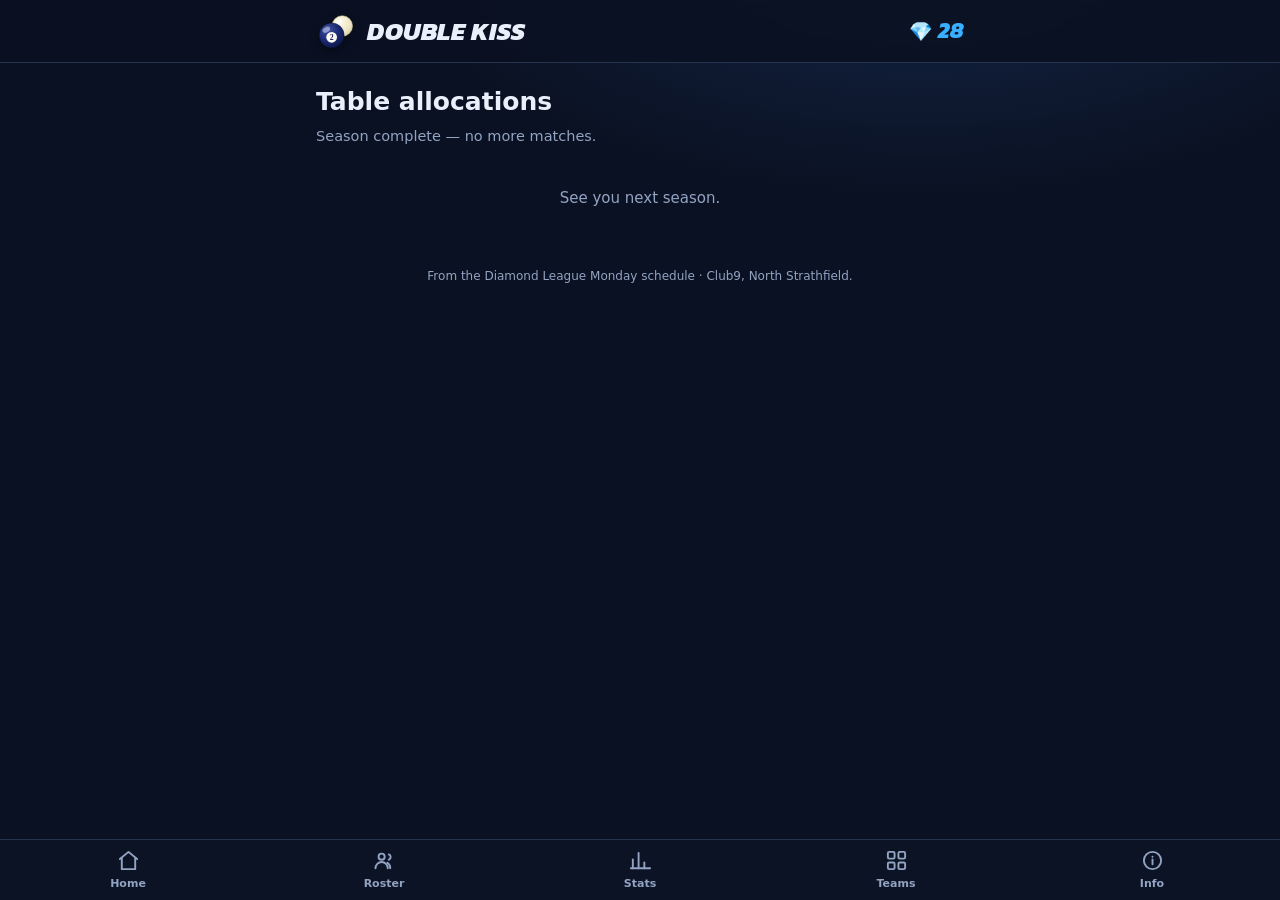
<file: tables.html>
<!DOCTYPE html>
<html lang="en-AU">
<head>
<meta charset="UTF-8">
<meta name="viewport" content="width=device-width,initial-scale=1,viewport-fit=cover">
<title>Tables · Double Kiss</title>
<link rel="stylesheet" href="styles.css?v=36">
<link rel="icon" type="image/svg+xml" href="favicon.svg?v=22">
<link rel="apple-touch-icon" href="apple-touch-icon.png?v=22">
<link rel="manifest" href="manifest.json?v=22">
<meta name="theme-color" content="#0a1122">
<meta name="apple-mobile-web-app-capable" content="yes">
<meta name="apple-mobile-web-app-status-bar-style" content="black-translucent">
<meta name="apple-mobile-web-app-title" content="Double Kiss">
</head>
<body data-page="tables">
<div class="wrap">
  <h1>Table allocations</h1>
  <div class="sub" id="sub">Which teams are on which tables this week.</div>

  <div class="talloc" id="talloc"></div>

  <div class="byeline" id="byeline"></div>

  <footer>From the Diamond League Monday schedule · Club9, North Strathfield.</footer>
</div>

<script src="data.js?v=36"></script>
<script src="app.js?v=36"></script>
<script>
(function () {
  const D = DK, esc = s => String(s).replace(/[&<>]/g, c => ({ '&':'&amp;','<':'&lt;','>':'&gt;' }[c]));
  const US = D.TEAM; // "Double Kiss"
  const wrap = document.getElementById("talloc");
  const sub = document.getElementById("sub");
  const byeline = document.getElementById("byeline");

  const ni = D.nextIndex();
  if (ni === -1) {
    sub.textContent = "Season complete — no more matches.";
    wrap.innerHTML = '<div class="empty">See you next season.</div>';
    return;
  }

  const f = D.fixtures[ni];
  if (f.ha === "Playoff") {
    sub.innerHTML = '<b style="color:var(--ink)">Playoff</b> · ' + esc(f.date) + '.';
    wrap.innerHTML = '<div class="empty">Playoff night — opponent and table to be announced.</div>';
    return;
  }
  if (f.ha === "Finals") {
    sub.innerHTML = '<b style="color:var(--ink)">' + esc(f.op.replace("Finals — ", "")) + '</b> · ' + esc(f.date) + '.';
    wrap.innerHTML = '<div class="empty">Finals week — the table draw is set on the night at Club9.</div>';
    return;
  }
  const alloc = D.tablesFor ? D.tablesFor(f.wk) : (D.tableAlloc || {})[f.wk];
  sub.innerHTML = 'Round ' + f.wk + ' · <b style="color:var(--ink)">' + esc(f.date) +
    '</b> · Club9, 7pm.';

  if (!alloc || !alloc.rows) {
    wrap.innerHTML = '<div class="empty">Table allocations aren’t available for this round yet.</div>';
    return;
  }

  const teamHtml = (name, ha) => {
    const us = name === US;
    return '<div class="tteam' + (us ? ' us' : '') + '">' +
      '<span class="nm">' + esc(name) + (us ? ' <span class="capb">OURS</span>' : '') + '</span>' +
      '<span class="ha2 ' + ha + '">' + (ha === 'home' ? 'H' : 'A') + '</span></div>';
  };

  wrap.innerHTML = alloc.rows.slice().sort((a, b) => a.t - b.t).map(r => {
    const ours = r.h === US || r.a === US;
    return '<div class="tcard' + (ours ? ' ours' : '') + '">' +
      '<div class="tnum"><span class="k">Table</span><span class="n">' + r.t + '</span></div>' +
      '<div class="tmatch">' + teamHtml(r.h, 'home') + teamHtml(r.a, 'away') + '</div></div>';
  }).join("");

  // bye note
  if (alloc.bye) {
    if (alloc.bye === US) {
      byeline.className = "byeline us";
      byeline.innerHTML = '<b>Double Kiss has the bye</b> this round — no match, but here’s where everyone else is playing.';
    } else {
      byeline.className = "byeline";
      byeline.innerHTML = '<b>' + esc(alloc.bye) + '</b> has the bye this round.';
    }
  }
})();
</script>
</body>
</html>
</file>
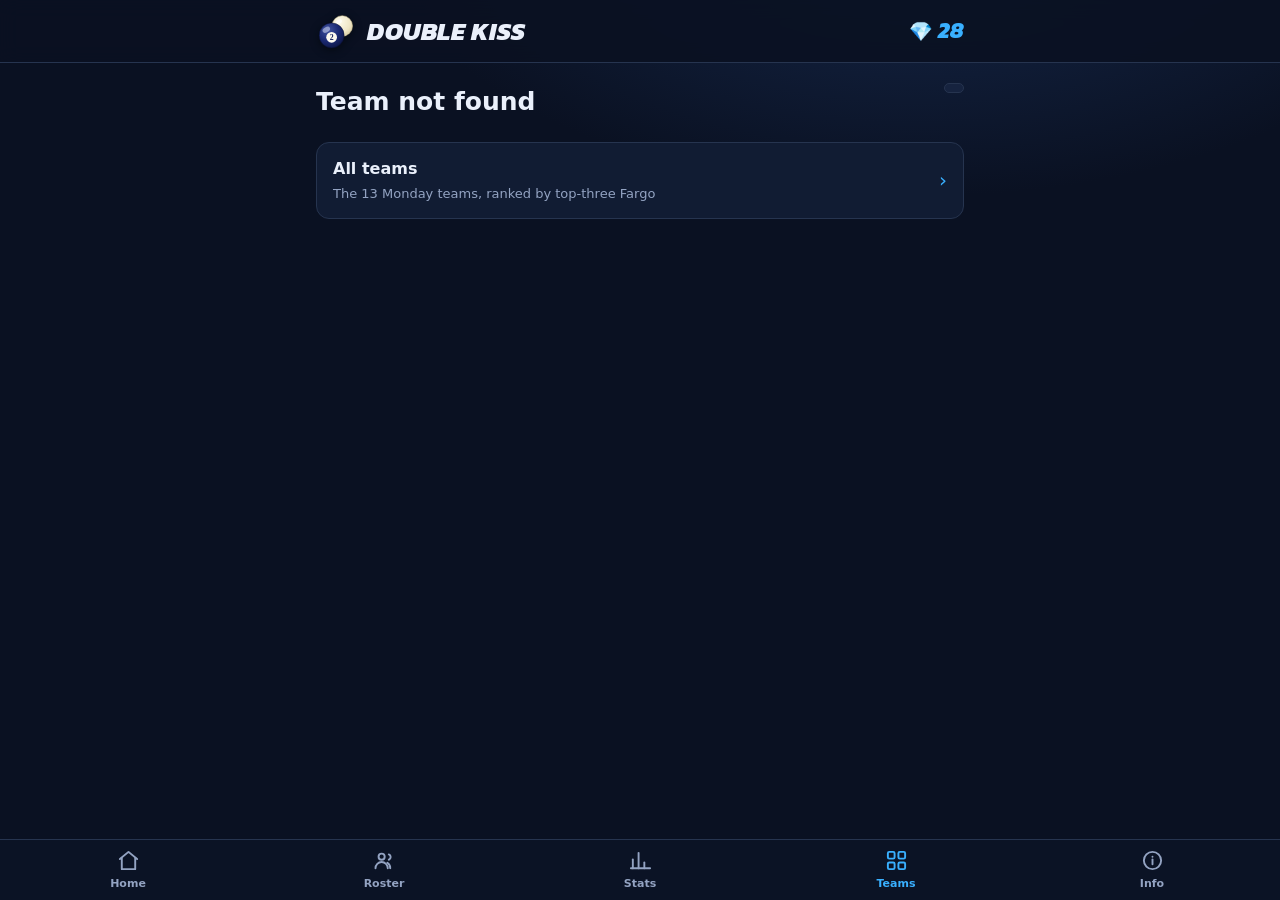
<file: team.html>
<!DOCTYPE html>
<html lang="en-AU">
<head>
<meta charset="UTF-8">
<meta name="viewport" content="width=device-width,initial-scale=1,viewport-fit=cover">
<title>Team · Double Kiss</title>
<link rel="stylesheet" href="styles.css?v=36">
<link rel="icon" type="image/svg+xml" href="favicon.svg?v=22">
<link rel="apple-touch-icon" href="apple-touch-icon.png?v=22">
<link rel="manifest" href="manifest.json?v=22">
<meta name="theme-color" content="#0a1122">
<meta name="apple-mobile-web-app-capable" content="yes">
<meta name="apple-mobile-web-app-status-bar-style" content="black-translucent">
<meta name="apple-mobile-web-app-title" content="Double Kiss">
</head>
<body data-page="teams">
<div class="wrap">
  <div class="tmhead"><div><h1 id="tname">Team</h1><div class="sub" id="tsub" style="margin:2px 0 0"></div></div><span class="t3pill" id="t3"></span></div>

  <h2>Form</h2>
  <div id="form"></div>

  <h2>Squad</h2>
  <div class="sub" id="sqnote" style="margin-top:-4px"></div>
  <div class="who" id="squad"></div>

  <h2>Us vs them</h2>
  <div id="h2h"></div>

  <a class="btn" href="teams.html" style="margin-top:18px">
    <span><b>All teams</b><small>The 13 Monday teams, ranked by top-three Fargo</small></span>
    <span class="arw" aria-hidden="true">›</span>
  </a>

  <footer id="foot"></footer>
</div>

<script src="data.js?v=36"></script>
<script src="app.js?v=36"></script>
<script>
(function () {
  const D = DK, esc = s => String(s).replace(/[&<>]/g, c => ({ '&':'&amp;','<':'&lt;','>':'&gt;' }[c]));
  const name = new URLSearchParams(location.search).get("t") || "";
  const t = D.teams.find(x => x.name === name);
  if (!t) {
    document.getElementById("tname").textContent = "Team not found";
    document.querySelector(".wrap").querySelectorAll("h2,#form,#squad,#h2h,#sqnote").forEach(e => e.remove());
    return;
  }
  document.title = t.name + " · Double Kiss";
  document.getElementById("tname").textContent = t.name;

  const pc = (D.playerCards || {})[t.name];
  const next = D.fixtures[D.nextMatchIndex()];
  const isNext = next && next.op === t.name;
  let sub = "Captain " + t.captain + " · " + t.players.length + " players";
  if (t.us) sub = "That's us · " + sub;
  else if (isNext) sub = "Next opponent · Wk " + next.wk + ", " + next.date + " · " + (next.ha === "Home" ? "we're at home" : "we're away") + " · " + sub;
  document.getElementById("tsub").textContent = sub;

  const rs = t.players.filter(p => p.r).map(p => p.r).sort((a, b) => b - a);
  const t3 = rs.length ? rs.slice(0, 3).reduce((a, b) => a + b, 0) : null;
  const t3el = document.getElementById("t3");
  if (t3 != null) { t3el.textContent = t3; t3el.title = "Top-three Fargo total (cap 1775)"; if (t3 > 1775) t3el.classList.add("over"); }
  else t3el.remove();

  // ---- form: only for teams we pull week-by-week (us + next opponent)
  const formEl = document.getElementById("form");
  if (pc) {
    const played = pc.weeks;
    const res = w => w.ha === "Bye" ? "B" : w.mf > w.ma ? "W" : w.mf < w.ma ? "L" : "D";
    const won = played.filter(w => w.ha === "Bye" || res(w) === "W").length;   // bye credited as a win, as the league does
    const lost = played.filter(w => w.ha !== "Bye" && res(w) === "L").length;
    const mf = played.reduce((a, w) => a + w.mf, 0), ma = played.reduce((a, w) => a + w.ma, 0);
    const chips = played.map(w => '<span class="' + res(w) + '" title="Wk ' + w.wk + '">' + (res(w) === "B" ? "–" : res(w)) + '</span>').join("");
    const rows = [...played].reverse().map(w => {
      const r = res(w), rc = r === "W" ? "home" : r === "L" ? "away" : "bye";
      return '<tr><td class="wk">' + w.wk + '</td><td>' + (w.ha === "Bye" ? "Bye" : D.teamLink(w.op)) + '</td><td>' +
        (w.ha === "Bye" ? "" : esc(w.ha)) + '</td><td><span class="tag ' + rc + '">' + (r === "B" ? "—" : r) + '</span></td><td>' +
        w.mf + '–' + w.ma + (w.ha === "Bye" ? " credited" : "") + '</td></tr>';
    }).join("");
    formEl.innerHTML =
      '<div class="sub" style="margin-bottom:6px"><b style="color:var(--ink)">' + won + '–' + lost + '</b> win–loss · <b style="color:var(--ink)">' +
      mf + '–' + ma + '</b> on match points</div>' +
      '<div class="form">' + chips + '</div>' +
      '<div class="tablewrap" style="margin-top:12px"><table><thead><tr><th>Wk</th><th>Opponent</th><th>H/A</th><th>Result</th><th>Score</th></tr></thead><tbody>' +
      rows + '</tbody></table></div>';
  } else {
    formEl.innerHTML = '<div class="card"><div class="empty" style="padding:4px 0">Week-by-week form is pulled for our team and next week’s opponent only. It’ll appear here the week we play ' + esc(t.name) + '.</div></div>';
  }

  // ---- squad: Fargo + win rate; tap for a player card where we have one
  const hasCards = t.players.some(p => D.card(p.name));
  document.getElementById("sqnote").textContent = hasCards ? "Tap a player for their week-by-week card." : "";
  document.getElementById("squad").innerHTML = [...t.players].sort((a, b) => (b.r || 0) - (a.r || 0)).map(p => {
    const form = p.wp == null ? '<div class="rl">not played yet</div>'
                              : '<div class="rl">' + p.wp + '% · ' + p.gw + '/' + p.gp + ' games</div>';
    return '<div class="row"' + D.cardAttr(p.name) + '><div><div class="nm">' + esc(p.name) + (p.c ? ' <span class="capb">C</span>' : '') +
      '</div>' + form + '</div>' + (p.r ? '<div class="rr">' + p.r + '</div>' : '<div class="rr none">unrated</div>') + '</div>';
  }).join("");

  // ---- us vs them: our fixtures against this team, with results where played
  const h2h = document.getElementById("h2h");
  if (t.us) { h2h.previousElementSibling.remove(); h2h.remove(); }
  else {
    const fx = D.fixtures.filter(f => f.op === t.name);
    h2h.innerHTML = fx.length ? '<div class="tablewrap"><table><thead><tr><th>Wk</th><th>Date</th><th>H/A</th><th>Result</th></tr></thead><tbody>' +
      fx.map(f => {
        const r = D.stats.results.find(x => x.wk === f.wk);
        const rc = r ? (r.result === "W" ? "home" : "away") : "";
        return '<tr><td class="wk">' + f.wk + '</td><td>' + esc(f.date) + '</td><td>' + esc(f.ha) + '</td><td>' +
          (r ? '<span class="tag ' + rc + '">' + esc(r.result) + '</span> ' + esc(r.score) : '<span style="color:var(--muted)">Table ' + esc(f.tbl) + '</span>') + '</td></tr>';
      }).join("") + '</tbody></table></div>'
      : '<div class="card"><div class="empty" style="padding:4px 0">We don’t play ' + esc(t.name) + ' in the regular season.</div></div>';
  }

  document.getElementById("foot").textContent = "Ratings as at " + D.FARGO_ASOF + " · FargoRate LMS public report";
})();
</script>
</body>
</html>
</file>
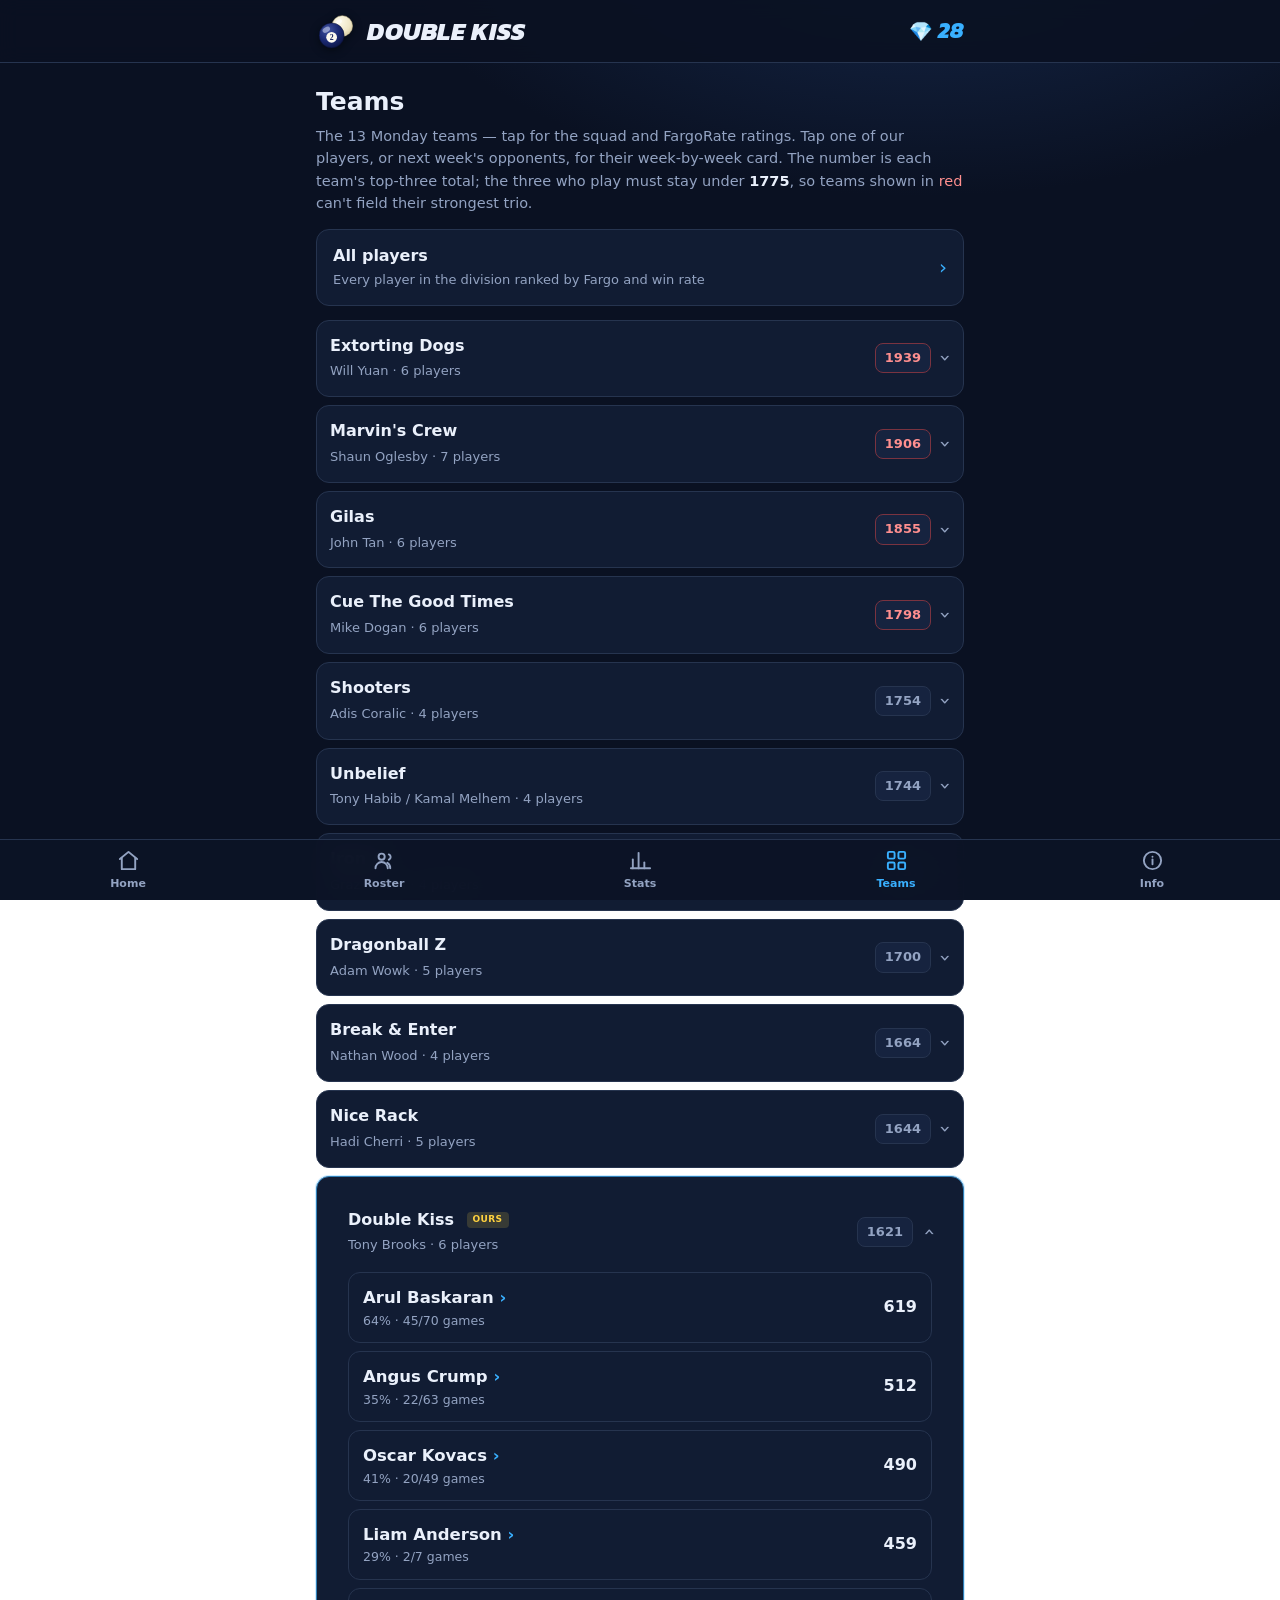
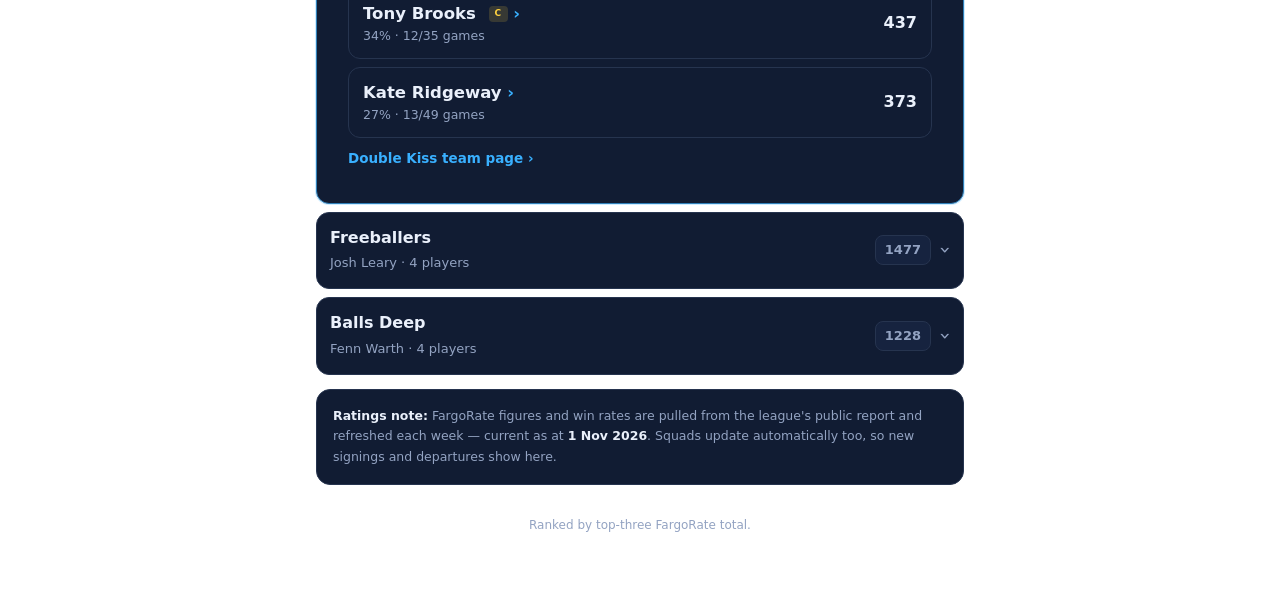
<file: teams.html>
<!DOCTYPE html>
<html lang="en-AU">
<head>
<meta charset="UTF-8">
<meta name="viewport" content="width=device-width,initial-scale=1,viewport-fit=cover">
<title>Teams · Double Kiss</title>
<link rel="stylesheet" href="styles.css?v=36">
<link rel="icon" type="image/svg+xml" href="favicon.svg?v=22">
<link rel="apple-touch-icon" href="apple-touch-icon.png?v=22">
<link rel="manifest" href="manifest.json?v=22">
<meta name="theme-color" content="#0a1122">
<meta name="apple-mobile-web-app-capable" content="yes">
<meta name="apple-mobile-web-app-status-bar-style" content="black-translucent">
<meta name="apple-mobile-web-app-title" content="Double Kiss">
</head>
<body data-page="teams">
<div class="wrap">
  <h1>Teams</h1>
  <div class="sub">The 13 Monday teams — tap for the squad and FargoRate ratings. Tap one of our players, or next week's opponents, for their week-by-week card. The number is each team's top-three total; the three who play must stay under <b style="color:var(--ink)">1775</b>, so teams shown in <span style="color:var(--danger)">red</span> can't field their strongest trio.</div>

  <a class="btn" href="players.html" style="margin-bottom:14px">
    <span><b>All players</b><small>Every player in the division ranked by Fargo and win rate</small></span>
    <span class="arw" aria-hidden="true">›</span>
  </a>

  <div class="games" id="teamlist"></div>

  <div class="card" style="margin-top:14px">
    <div style="font-size:12.5px;color:var(--muted);line-height:1.65"><b style="color:var(--ink)">Ratings note:</b> FargoRate figures and win rates are pulled from the league's public report and refreshed each week — current as at <b style="color:var(--ink)" id="asof">—</b>. Squads update automatically too, so new signings and departures show here.</div>
  </div>

  <footer>Ranked by top-three FargoRate total.</footer>
</div>

<script src="data.js?v=36"></script>
<script src="app.js?v=36"></script>
<script>
(function () {
  const D = DK, esc = s => String(s).replace(/[&<>]/g, c => ({ '&':'&amp;','<':'&lt;','>':'&gt;' }[c]));
  const CAP = 1775;
  // guard: tolerate an older cached data.js that lacks the players field
  D.teams.forEach(t => { if (!Array.isArray(t.players)) t.players = []; });

  const top3 = t => {
    const rs = t.players.filter(p => p.r).map(p => p.r).sort((a, b) => b - a);
    return rs.length ? rs.slice(0, 3).reduce((a, b) => a + b, 0) : null;
  };

  // strongest top-three first; unrated squads last
  const list = [...D.teams].sort((a, b) => {
    const ta = top3(a), tb = top3(b);
    if (ta == null && tb == null) return a.name.localeCompare(b.name);
    if (ta == null) return 1; if (tb == null) return -1;
    return tb - ta;
  });

  const asof = document.getElementById("asof"); if (asof) asof.textContent = D.FARGO_ASOF || "—";

  const wrap = document.getElementById("teamlist");
  list.forEach(t => {
    const t3 = top3(t), over = t3 != null && t3 > CAP;
    const g = document.createElement("div");
    g.className = "game" + (t.us ? " next" : "");

    const sub = t.players.length ? (esc(t.captain) + " · " + t.players.length + " players")
                                 : (esc(t.captain) + " · squad TBC");
    const pill = t3 != null ? '<span class="t3pill' + (over ? " over" : "") + '">' + t3 + '</span>'
                            : '<span class="t3pill">—</span>';
    const head = '<button class="ghead" type="button" aria-expanded="false">' +
      '<span class="gmain"><b>' + esc(t.name) + (t.us ? ' <span class="capb">OURS</span>' : '') +
      '</b><small>' + sub + '</small></span>' + pill + '<span class="chev" aria-hidden="true">›</span></button>';

    let body;
    if (!t.players.length) {
      body = '<div class="gbody"><div class="empty" style="padding:8px">Squad details to come.</div></div>';
    } else {
      const rows = [...t.players].sort((a, b) => (b.r || 0) - (a.r || 0)).map(p => {
        const form = p.wp == null ? '<div class="rl">not played yet</div>'
                                  : '<div class="rl">' + p.wp + '% · ' + p.gw + '/' + p.gp + ' games</div>';
        return '<div class="row"' + D.cardAttr(p.name) + '><div><div class="nm">' + esc(p.name) + (p.c ? ' <span class="capb">C</span>' : '') +
          '</div>' + form + '</div>' +
          (p.r ? ('<div class="rr">' + p.r + '</div>') : '<div class="rr none">unrated</div>') +
          '</div>';
      }).join("");
      const note = over ? '<div class="overnote">Top three total ' + t3 + ' — over the 1775 cap, so they can\'t field their three strongest together.</div>' : '';
      body = '<div class="gbody"><div class="who">' + rows + '</div>' + note +
        '<a class="tmlink" href="' + D.teamHref(t.name) + '">' + esc(t.name) + ' team page \u203a</a></div>';
    }
    g.innerHTML = head + body;
    wrap.appendChild(g);
  });

  // one open at a time; open Double Kiss by default
  const setOpen = (g, open) => {
    g.classList.toggle("open", open);
    const b = g.querySelector("button.ghead");
    if (b) b.setAttribute("aria-expanded", String(open));
  };
  wrap.addEventListener("click", e => {
    const h = e.target.closest("button.ghead"); if (!h) return;
    const g = h.parentElement, wasOpen = g.classList.contains("open");
    wrap.querySelectorAll(".game.open").forEach(x => setOpen(x, false));
    if (!wasOpen) {
      setOpen(g, true);
      requestAnimationFrame(() => g.scrollIntoView({ block: "nearest" }));
    }
  });
  const us = wrap.querySelector(".game.next"); if (us) setOpen(us, true);
})();
</script>
</body>
</html>
</file>
<file: styles.css>
@import url('https://fonts.googleapis.com/css2?family=Kanit:ital,wght@1,700;1,800&display=swap');
:root{
  --bg:#0a1122; --panel:#111c33; --panel2:#16233f; --line:#26344f;
  --ink:#eaf0fb; --muted:#93a3c2; --accent:#39b0ff; --accent2:#ffd23f;
  --home:#5fe0a0; --away:#f0b86a; --danger:#ff8f8f;
  --font:'Segoe UI',system-ui,-apple-system,Roboto,Helvetica,Arial,sans-serif;
  --display:'Kanit','Segoe UI',system-ui,sans-serif;
}
*{box-sizing:border-box}
html{-webkit-text-size-adjust:100%}
body{margin:0;background:radial-gradient(1000px 520px at 72% -10%,#16294d 0%,var(--bg) 55%);
  background-attachment:fixed;color:var(--ink);font-family:var(--font);line-height:1.55;
  padding-bottom:76px;-webkit-font-smoothing:antialiased}
a{color:var(--accent)}
.wrap{max-width:680px;margin:0 auto;padding:0 16px}
.hide{display:none}

/* ---- top bar ---- */
.topbar{position:sticky;top:0;z-index:20;background:rgba(10,17,34,.9);
  backdrop-filter:blur(10px);-webkit-backdrop-filter:blur(10px);border-bottom:1px solid var(--line);
  padding-top:env(safe-area-inset-top,0)}
.topbar .inner{max-width:680px;margin:0 auto;display:flex;align-items:center;gap:11px;padding:11px 16px}
.topbar .logo{width:40px;height:40px;flex:0 0 auto;display:block;
  filter:drop-shadow(0 2px 5px rgba(0,0,0,.45))}
.topbar .tt{font-family:var(--display);font-style:italic;font-weight:800;font-size:25px;
  line-height:1;letter-spacing:.5px;text-transform:uppercase;color:var(--ink)}
.topbar .season{margin-left:auto;display:flex;align-items:center;gap:5px;flex:0 0 auto;
  font-family:var(--display);font-style:italic;font-weight:800;font-size:22px;color:var(--accent)}
.topbar .season .dia{font-style:normal;font-size:19px;line-height:1}

/* ---- bottom tab bar (app nav) ---- */
.tabbar{position:fixed;left:0;right:0;bottom:0;z-index:30;display:flex;
  background:rgba(12,20,38,.94);backdrop-filter:blur(14px);-webkit-backdrop-filter:blur(14px);
  border-top:1px solid var(--line);padding-bottom:env(safe-area-inset-bottom,0)}
.tabbar .tab{flex:1;display:flex;flex-direction:column;align-items:center;gap:3px;
  padding:9px 3px 8px;color:var(--muted);text-decoration:none;font-size:11px;font-weight:600}
.tabbar .tab svg{width:23px;height:23px;display:block}
.tabbar .tab.active{color:var(--accent)}
.tabbar .tab:active{background:rgba(255,255,255,.05)}

/* ---- pull-to-refresh ---- */
.ptr{position:fixed;top:calc(env(safe-area-inset-top,0px) + 64px);left:50%;z-index:40;
  background:var(--panel2);border:1px solid var(--line);color:var(--muted);
  font-size:12px;font-weight:700;padding:7px 14px;border-radius:999px;white-space:nowrap;
  opacity:0;transform:translateX(-50%) translateY(-10px);transition:opacity .18s,transform .18s;pointer-events:none}
.ptr.show{opacity:1;transform:translateX(-50%) translateY(0)}

/* ---- headings / cards ---- */
h1{font-size:25px;margin:20px 0 3px}
.sub{color:var(--muted);font-size:14.5px;margin-bottom:14px}
h2{font-size:13px;text-transform:uppercase;letter-spacing:1.3px;color:var(--accent);
  margin:28px 0 12px;font-weight:700}
h2 .h2link{color:inherit;text-decoration:none;display:inline-flex;align-items:center;gap:5px}
h2 .h2link .arw{font-size:17px}
.card{background:var(--panel);border:1px solid var(--line);border-radius:14px;padding:16px}

/* ---- pills ---- */
.pillrow{display:flex;gap:8px;flex-wrap:wrap;margin:4px 0}
.pill{background:var(--panel);border:1px solid var(--line);border-radius:999px;
  padding:6px 12px;font-size:13px;color:var(--muted)}
.pill b{color:var(--ink);font-weight:600}

/* ---- next match ---- */
.next{background:linear-gradient(135deg,#123a5c,#0d2137);border:1px solid #2f7fb8;
  border-radius:16px;padding:18px}
.next .lbl{font-size:11.5px;letter-spacing:1.4px;text-transform:uppercase;color:#7fd0ff;font-weight:700}
.next .op{font-size:28px;font-weight:800;margin:5px 0 3px;line-height:1.12}
.next .meta{color:#cfe0f2;font-size:15px}
.next .ha{display:inline-block;margin-top:13px}

/* ---- tags ---- */
.tag{display:inline-block;font-size:11.5px;font-weight:800;padding:4px 10px;border-radius:7px;letter-spacing:.3px}
.tag.home{background:rgba(31,122,77,.25);color:var(--home);border:1px solid rgba(95,224,160,.35)}
.tag.away{background:rgba(190,130,40,.22);color:var(--away);border:1px solid rgba(240,184,106,.35)}
.tag.bye{background:rgba(140,150,175,.18);color:#b6c0d6;border:1px solid rgba(182,192,214,.3)}
.tag.finals{background:rgba(255,210,63,.18);color:var(--accent2);border:1px solid rgba(255,210,63,.4)}

/* ---- finals rows (roster accordion + home upcoming) ---- */
.game.finals{border-color:var(--accent2);box-shadow:0 0 0 1px rgba(255,210,63,.22)}
.game.finals .cal .mon,.up.finals .cal .mon{background:rgba(255,210,63,.2);color:var(--accent2)}
.up.finals{border-color:var(--accent2)}

/* ---- "who's available" / lineup list ---- */
.who{display:flex;flex-direction:column;gap:8px}
.who .row{display:flex;align-items:center;gap:12px;padding:12px 14px;border-radius:12px;
  background:var(--panel);border:1px solid var(--line)}
.who .row.out{opacity:.65}
.who .nm{font-weight:700;font-size:16.5px}
.who .rl{color:var(--muted);font-size:12.5px;font-weight:400}
.who .fargo{margin-left:auto;color:var(--muted);font-weight:700;font-size:15px;font-variant-numeric:tabular-nums}
.who .st{margin-left:auto;font-size:13px;font-weight:800;padding:4px 11px;border-radius:8px}
.who .st.in{background:rgba(31,122,77,.22);color:var(--home)}
.who .st.out{background:rgba(150,60,70,.2);color:var(--danger)}

.fitbanner{border-radius:12px;padding:13px 16px;margin-bottom:10px;font-size:14.5px;font-weight:600}
.fitbanner.ok{background:rgba(31,122,77,.16);border:1px solid rgba(95,224,160,.3);color:#bff0d5}
.fitbanner.tight{background:rgba(190,150,40,.14);border:1px solid #5c4f1e;color:#f0d59a}
.fitbanner.short{background:rgba(200,60,60,.16);border:1px solid #7a3340;color:#f3c3c8}

/* ---- quick-link buttons ---- */
.linkrow{display:flex;flex-direction:column;gap:10px}
.btn{text-decoration:none;background:var(--panel);border:1px solid var(--line);border-radius:13px;
  padding:14px 16px;color:var(--ink);display:flex;justify-content:space-between;align-items:center;gap:10px}
.btn:active{background:var(--panel2)}
.btn b{font-weight:700;font-size:16px}
.btn small{display:block;color:var(--muted);font-weight:400;font-size:13px;margin-top:2px}
.btn .arw{color:var(--accent);font-size:20px}

/* ---- upcoming (calendar tiles) ---- */
.uplist{display:flex;flex-direction:column;gap:10px}
.up{display:flex;align-items:center;gap:13px;background:var(--panel);border:1px solid var(--line);
  border-radius:13px;padding:12px 14px}
.up.bye{opacity:.75}
.cal{flex:0 0 auto;width:48px;text-align:center;background:var(--panel2);
  border:1px solid var(--line);border-radius:10px;overflow:hidden}
.cal .mon{display:block;background:rgba(57,176,255,.18);color:var(--accent);
  font-size:10.5px;font-weight:800;letter-spacing:.6px;padding:2px 0;text-transform:uppercase}
.cal .day{display:block;font-size:19px;font-weight:800;padding:3px 0;font-variant-numeric:tabular-nums}
.up .upmain{min-width:0}
.up .upt{font-weight:700;font-size:16.5px}
.up .ups{color:var(--muted);font-size:13px;margin-top:2px}

/* ---- tables ---- */
.tablewrap{overflow-x:auto;-webkit-overflow-scrolling:touch;border:1px solid var(--line);
  border-radius:14px;background:var(--panel)}
table{width:100%;border-collapse:collapse;font-size:14.5px}
th,td{text-align:left;padding:10px 11px;border-bottom:1px solid var(--line);white-space:nowrap}
th{color:var(--muted);font-weight:600;font-size:11.5px;text-transform:uppercase;letter-spacing:.5px}
tr:last-child td{border-bottom:0}
tr.byerow td{color:var(--muted);font-style:italic}
tr.nextmatch{background:rgba(57,176,255,.10)}
tr.nextmatch td:first-child{box-shadow:inset 3px 0 0 var(--accent)}
tr.done td{opacity:.5}
.wk,.tbl{font-variant-numeric:tabular-nums}

/* ---- table allocations ---- */
.talloc{display:flex;flex-direction:column;gap:10px}
.tcard{display:flex;align-items:stretch;gap:13px;background:var(--panel);
  border:1px solid var(--line);border-radius:13px;padding:12px 14px}
.tcard.ours{border-color:#2f7fb8;box-shadow:0 0 0 1px rgba(57,176,255,.25)}
.tnum{flex:0 0 auto;width:52px;text-align:center;background:var(--panel2);
  border:1px solid var(--line);border-radius:10px;overflow:hidden;
  display:flex;flex-direction:column;justify-content:center}
.tnum .k{display:block;background:rgba(57,176,255,.18);color:var(--accent);
  font-size:9.5px;font-weight:800;letter-spacing:.6px;padding:2px 0;text-transform:uppercase}
.tnum .n{display:block;font-size:22px;font-weight:800;padding:5px 0;font-variant-numeric:tabular-nums}
.tmatch{flex:1;min-width:0;display:flex;flex-direction:column;justify-content:center;gap:7px}
.tteam{display:flex;align-items:center;gap:8px;min-width:0}
.tteam .nm{font-weight:700;font-size:16px;white-space:nowrap;overflow:hidden;text-overflow:ellipsis}
.tteam.us .nm{color:var(--accent)}
.tteam .ha2{margin-left:auto;flex:0 0 auto;font-size:10.5px;font-weight:800;
  letter-spacing:.4px;padding:2px 8px;border-radius:6px}
.tteam .ha2.home{background:rgba(31,122,77,.22);color:var(--home);border:1px solid rgba(95,224,160,.35)}
.tteam .ha2.away{background:rgba(190,130,40,.22);color:var(--away);border:1px solid rgba(240,184,106,.35)}
.byeline{margin-top:14px;background:var(--panel);border:1px solid var(--line);
  border-radius:12px;padding:13px 15px;font-size:14px;color:var(--muted)}
.byeline b{color:var(--ink)}
.byeline.us{background:rgba(57,176,255,.10);border-color:#2f7fb8}
.byeline:empty{display:none}

/* ---- roster cards ---- */
.rlist{display:flex;flex-direction:column;gap:10px}
.rcard{background:var(--panel);border:1px solid var(--line);border-radius:14px;
  padding:14px 16px;display:flex;align-items:center;gap:14px}
.rcard .av{width:44px;height:44px;border-radius:50%;flex:0 0 auto;background:var(--panel2);
  border:1px solid var(--line);display:grid;place-items:center;font-weight:800;font-size:17px;color:var(--accent)}
.rcard .nm{font-weight:700;font-size:17px}
.rcard .role{color:var(--muted);font-size:12.5px}
.rcard .lv{margin-left:auto;text-align:right;font-size:12.5px;color:var(--away);max-width:46%;line-height:1.35}
.rcard .lv.clear{color:var(--home)}
.rcard .mid{flex:1;min-width:0}
.bar{height:7px;border-radius:4px;background:var(--panel2);border:1px solid var(--line);overflow:hidden;margin-top:9px}
.bar>span{display:block;height:100%;background:linear-gradient(90deg,#39b0ff,#5fe0a0)}
.goal{margin-left:auto;text-align:right;font-weight:800;font-variant-numeric:tabular-nums;font-size:17px;flex:0 0 auto}
.goal small{display:block;font-weight:400;color:var(--muted);font-size:11px;margin-top:1px}
.status{font-size:12px;font-weight:700;margin-top:3px}
.status.ok{color:var(--home)}
.status.warn{color:var(--away)}
.status.off{color:var(--muted)}

/* ---- filter + games accordion ---- */
.filterbar{display:flex;align-items:center;gap:10px;margin-bottom:14px}
.filterbar label{font-size:13px;color:var(--muted);font-weight:700;white-space:nowrap}
select{flex:1;background:var(--panel);color:var(--ink);border:1px solid var(--line);
  border-radius:11px;padding:11px 12px;font-size:16px;font-family:inherit}
.filterinfo{font-size:13px;color:var(--muted);margin:-6px 0 12px}
.games{display:flex;flex-direction:column;gap:8px}
.game{background:var(--panel);border:1px solid var(--line);border-radius:13px;overflow:hidden}
.game.next{border-color:#2f7fb8;box-shadow:0 0 0 1px rgba(57,176,255,.25)}
.game.hide{display:none}
.ghead{width:100%;display:flex;align-items:center;gap:11px;padding:13px;
  background:none;border:0;color:var(--ink);font:inherit;text-align:left;cursor:pointer}
.ghead .gwk{font-size:11.5px;font-weight:800;color:var(--muted);min-width:26px}
.ghead .gmain{flex:1;min-width:0}
.ghead .gmain b{font-size:16px;font-weight:700;display:block;white-space:nowrap;overflow:hidden;text-overflow:ellipsis}
.ghead .gmain small{font-size:13px;color:var(--muted)}
.ghead .gmain small .gdate{color:var(--ink);font-weight:800}
.ghead .gmain small.ok .gdate,.ghead .gmain small.tight .gdate,.ghead .gmain small.short .gdate{color:inherit}
.ghead .gmain small.ok{color:var(--home)} .ghead .gmain small.tight{color:var(--away)} .ghead .gmain small.short{color:var(--danger)}
.ghead .chev{color:var(--muted);flex:0 0 auto;transition:transform .18s;font-size:20px;line-height:1;
  transform:rotate(90deg)}
.game.open .chev{transform:rotate(-90deg)}
.game{scroll-margin-top:76px;scroll-margin-bottom:72px}
a:focus-visible,button:focus-visible,select:focus-visible{outline:2px solid var(--accent);outline-offset:2px}
@media(prefers-reduced-motion:reduce){.ghead .chev{transition:none}}
.gbody{display:none;padding:2px 13px 14px}
.game.open .gbody{display:block}
.ghead.flat{cursor:default}
/* ---- team rating rows ---- */
.t3pill{font-size:13px;font-weight:800;font-variant-numeric:tabular-nums;color:var(--muted);
  background:var(--panel2);border:1px solid var(--line);padding:4px 9px;border-radius:8px;white-space:nowrap;flex:0 0 auto}
.t3pill.over{color:var(--danger);border-color:#7a3340}
.rr{margin-left:auto;font-weight:800;font-variant-numeric:tabular-nums;font-size:16px;color:var(--ink);flex:0 0 auto}
.rr.none{color:var(--muted);font-weight:600;font-size:13px}
.capb{display:inline-block;font-size:9px;font-weight:800;letter-spacing:.4px;color:var(--accent2);
  background:rgba(255,210,63,.16);padding:1px 6px;border-radius:4px;margin-left:7px;vertical-align:middle}
.overnote{font-size:12.5px;color:var(--danger);margin-top:10px}

/* ---- stat tiles ---- */
.tiles{display:grid;grid-template-columns:repeat(3,1fr);gap:10px}
.tile{background:var(--panel);border:1px solid var(--line);border-radius:13px;padding:14px}
.tile .v{font-size:24px;font-weight:800;font-variant-numeric:tabular-nums;line-height:1}
.tile .l{color:var(--muted);font-size:11.5px;margin-top:6px;text-transform:uppercase;letter-spacing:.5px}
@media(max-width:380px){.tiles{grid-template-columns:repeat(2,1fr)}}
.empty{text-align:center;color:var(--muted);font-size:15px;padding:26px 10px}

/* ---- news ---- */
.news .item{background:var(--panel);border:1px solid var(--line);border-radius:13px;padding:14px 16px;margin-bottom:10px}
.news .d{color:var(--accent);font-size:11.5px;font-weight:700;text-transform:uppercase;letter-spacing:.6px}
.news .t{font-weight:700;font-size:16px;margin:3px 0 4px}
.news .b{color:var(--muted);font-size:14.5px}

/* ---- rules / info ---- */
ul.rules{list-style:none;padding:0;margin:0}
ul.rules li{padding:10px 0;border-bottom:1px solid var(--line);font-size:14.5px}
ul.rules li:last-child{border-bottom:0}
ul.rules b{color:var(--ink)}
.k{color:var(--accent)}
.scalp{width:100%;border-collapse:collapse;font-size:13.5px}
.scalp th,.scalp td{padding:6px 10px;text-align:center;border-bottom:1px solid var(--line)}
.teams-list p{margin:0 0 7px;font-size:14px}
.teams-list span{color:var(--muted)}

footer{color:var(--muted);font-size:12px;margin-top:30px;text-align:center;line-height:1.7}

/* ---- player card (bottom sheet) ---- */
[data-card]{cursor:pointer}
[data-card] .nm::after,[data-card] .nmtap::after{content:" \203A";color:var(--accent);font-weight:700}
body.pcopen{overflow:hidden}
.pcsheet{position:fixed;inset:0;z-index:60}
.pcback{position:absolute;inset:0;background:rgba(3,7,16,.6);opacity:0;transition:opacity .18s}
.pcbox{position:absolute;left:0;right:0;bottom:0;max-width:680px;margin:0 auto;max-height:86vh;overflow:auto;
  background:var(--panel);border:1px solid var(--line);border-bottom:0;border-radius:18px 18px 0 0;
  padding:18px 16px calc(18px + env(safe-area-inset-bottom,0px));transform:translateY(100%);transition:transform .2s ease-out}
.pcsheet.show .pcback{opacity:1}
.pcsheet.show .pcbox{transform:translateY(0)}
.pcx{position:absolute;top:10px;right:10px;width:36px;height:36px;border-radius:50%;border:1px solid var(--line);
  background:var(--panel2);color:var(--ink);font-size:22px;line-height:1;cursor:pointer}
.pchead{display:flex;align-items:flex-start;gap:12px;padding-right:44px}
.pcnm{font-size:22px;font-weight:800;line-height:1.2}
.pctm{color:var(--muted);font-size:13px;margin-top:3px}
.pcnext{display:inline-block;margin-left:4px;font-size:10.5px;font-weight:800;letter-spacing:.3px;color:var(--away);
  border:1px solid currentColor;border-radius:6px;padding:1px 6px;vertical-align:1px}
.pcfg{margin-left:auto;text-align:right;font-size:28px;font-weight:800;line-height:1;font-variant-numeric:tabular-nums;color:var(--accent)}
.pcfg small{display:block;font-size:11px;font-weight:700;color:var(--muted);text-transform:uppercase;letter-spacing:.06em;margin-top:4px}
.pcstats{display:grid;grid-template-columns:repeat(4,1fr);gap:8px;margin:16px 0 4px}
.pcstats div{background:var(--panel2);border:1px solid var(--line);border-radius:12px;padding:10px 6px;text-align:center}
.pcstats b{display:block;font-size:17px;font-variant-numeric:tabular-nums}
.pcstats small{display:block;font-size:10.5px;color:var(--muted);margin-top:2px}
.pcnote{font-size:12.5px;color:var(--muted);margin:10px 0 0;line-height:1.5}
.pch{font-size:12px;text-transform:uppercase;letter-spacing:1.2px;color:var(--accent);margin:18px 0 8px}
.pcweeks{display:flex;flex-direction:column;gap:6px}
.pcwk{display:flex;align-items:center;gap:10px;padding:10px 12px;border-radius:12px;background:var(--panel2);border:1px solid var(--line)}
.pcwl{min-width:0;flex:1}
.pcwl b{display:block;font-size:14px;white-space:nowrap;overflow:hidden;text-overflow:ellipsis}
.pcwl small{color:var(--muted);font-size:12px}
.pcwl .tr{font-weight:700}
.up{color:var(--home)} .dn{color:var(--danger)}
.pcsc{font-size:19px;font-weight:800;font-variant-numeric:tabular-nums;flex:0 0 auto}
.pcempty{color:var(--muted);font-size:13.5px;padding:8px 0}
.pcfoot{color:var(--muted);font-size:11.5px;margin-top:14px;text-align:center}
@media (max-width:380px){.pcstats{grid-template-columns:repeat(2,1fr)}}

/* ---- team links + team page ---- */
a.tlink{color:inherit;text-decoration:underline;text-decoration-color:var(--accent);text-underline-offset:3px;text-decoration-thickness:2px}
.tmhead{display:flex;align-items:flex-start;gap:12px;margin:20px 0 4px}
.tmhead h1{margin:0}
.tmhead .t3pill{margin-left:auto}
.form{display:flex;gap:6px;flex-wrap:wrap;margin:6px 0 2px}
.form span{width:30px;height:30px;border-radius:8px;display:grid;place-items:center;font-weight:800;font-size:13px}
.form .W{background:rgba(31,122,77,.25);color:var(--home)} .form .L{background:rgba(150,60,70,.25);color:var(--danger)}
.form .B{background:var(--panel2);color:var(--muted)}
.tmlink{display:inline-block;margin-top:10px;font-size:13.5px;font-weight:700;text-decoration:none}
</file>
